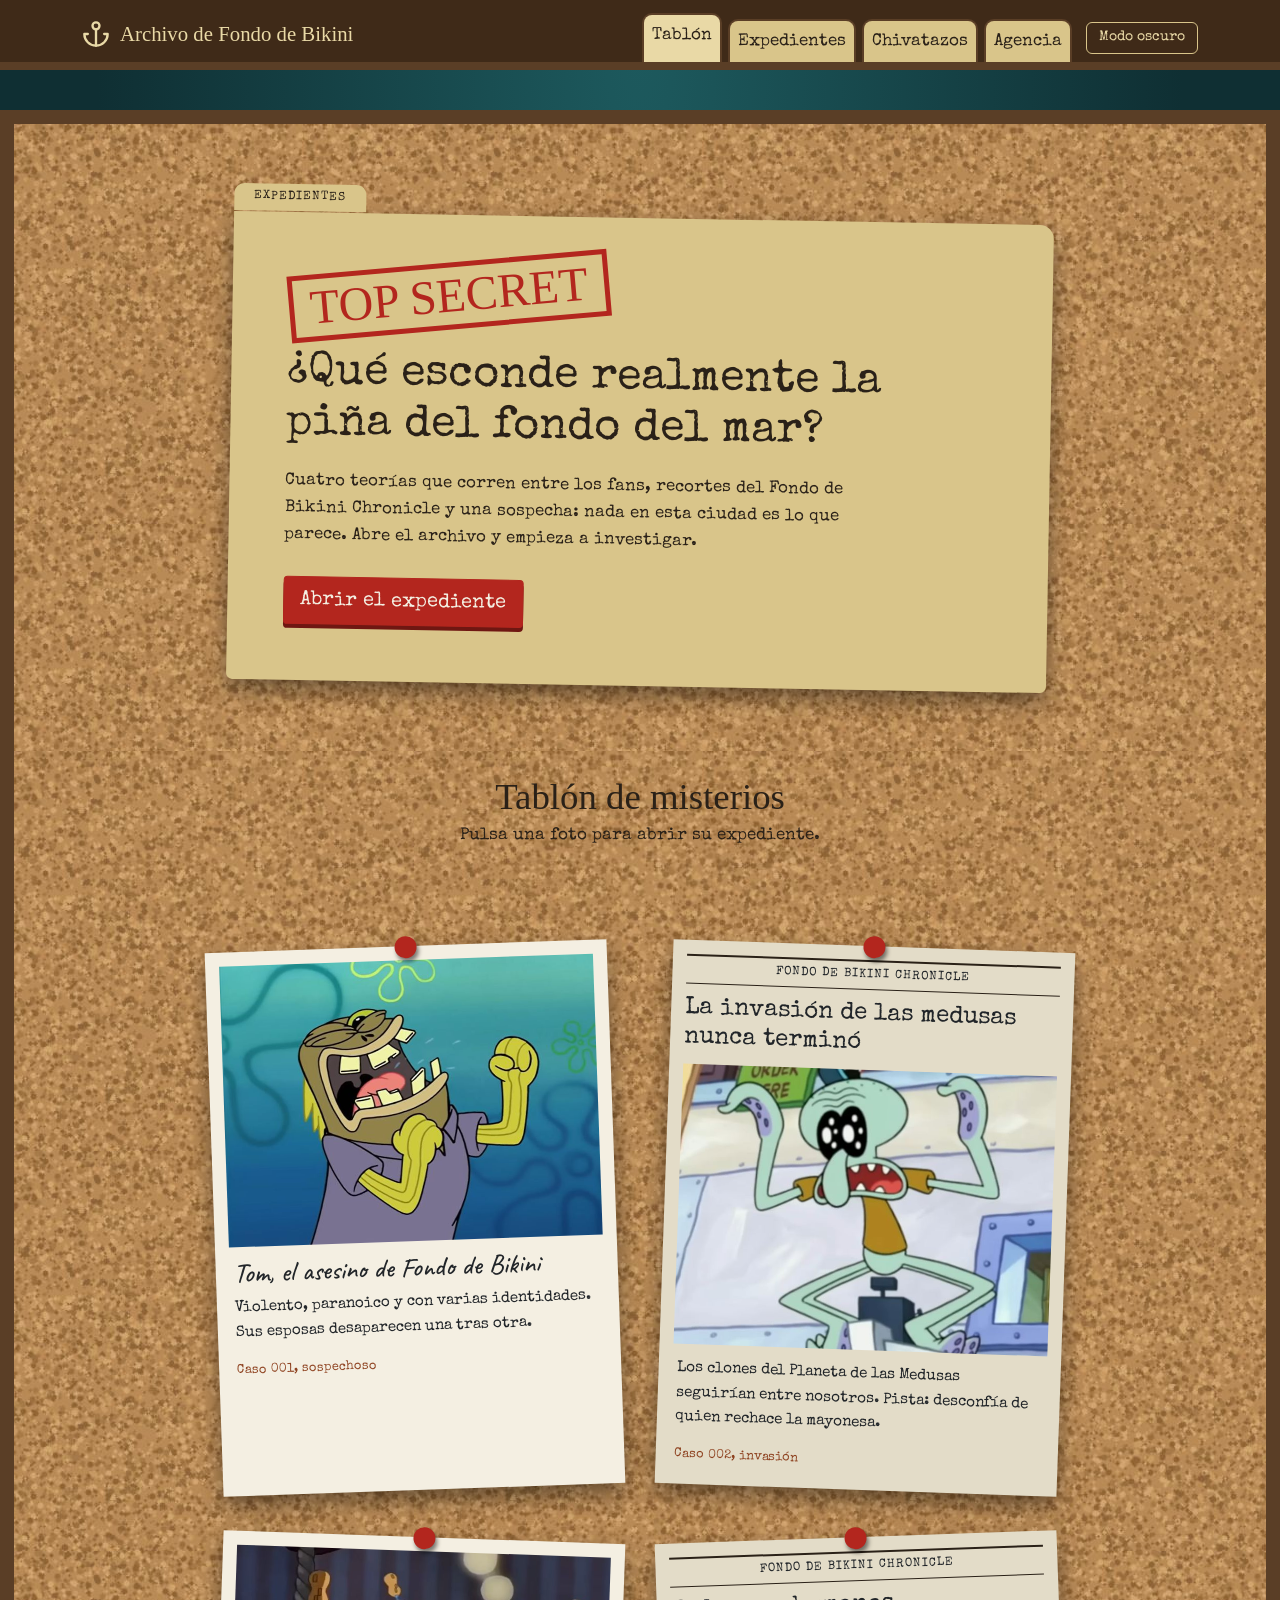
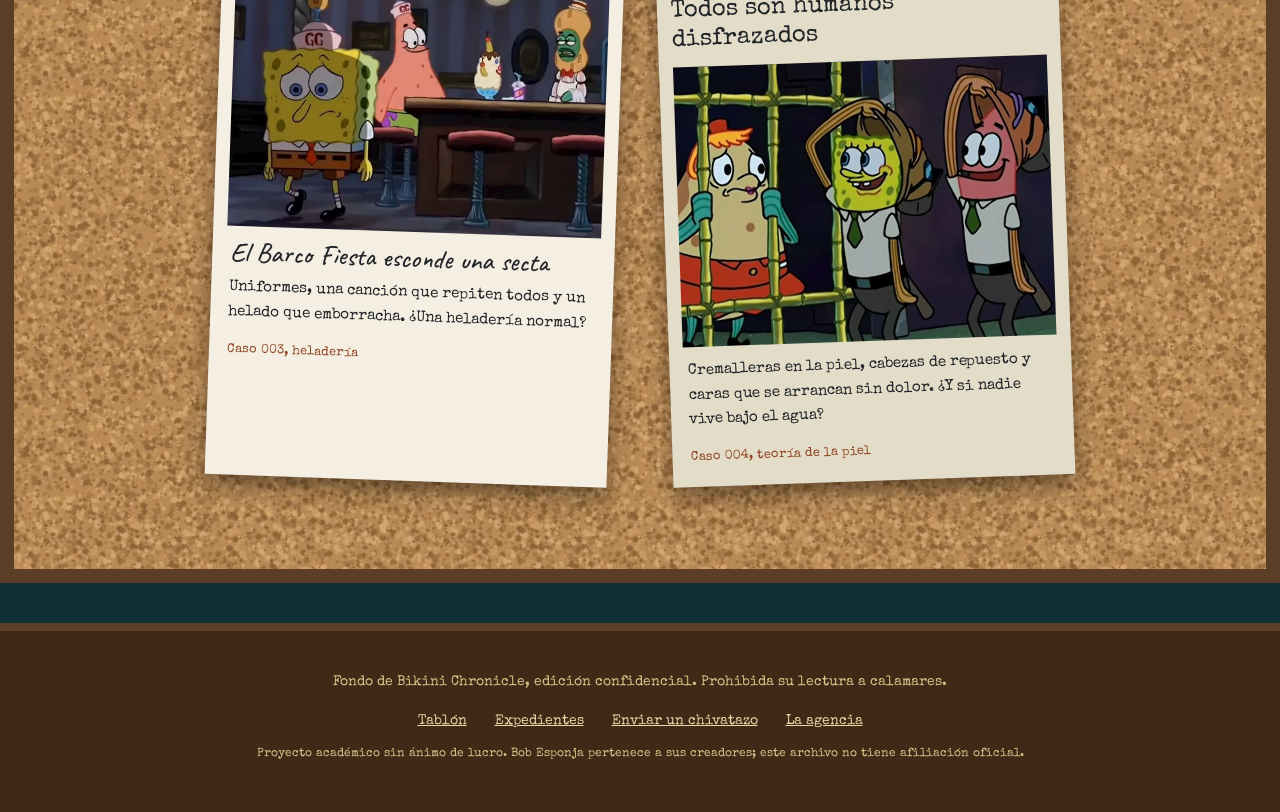
<file: index.html>
<!DOCTYPE html>
<html lang="es">

<head>
    <meta charset="UTF-8">
    <meta name="viewport" content="width=device-width, initial-scale=1">
    <meta name="description"
        content="Archivo secreto de la policía de Fondo de Bikini: cuatro teorías de fans de Bob Esponja.">
    <title>Archivo de Fondo de Bikini</title>

    <!--Bootstrap-->
    <link rel="stylesheet" href="https://cdn.jsdelivr.net/npm/bootstrap@5.3.3/dist/css/bootstrap.min.css">

    <link rel="stylesheet"
        href="https://fonts.googleapis.com/css2?family=Caveat:wght@700&family=Permanent+Marker&family=Special+Elite&display=swap">
    <link rel="stylesheet" href="css/styles.css">
    <style>
        body {
            background-color: #0f2f33;
            background-image: radial-gradient(ellipse at top, #1d5a5e 0%, #0f2f33 60%);
        }
    </style>

    <!--Modo oscuro-->
    <link rel="stylesheet" href="css/dark.css" id="dark-theme" disabled>
</head>

<body>

    <!--navbar de Bootstrap-->
    <nav class="navbar navbar-expand-lg navbar-archivo sticky-top">
        <div class="container">
            <a class="navbar-brand logo" href="index.html">
                <img src="img/ancla.svg" alt="" width="28" height="28">
                Archivo de Fondo de Bikini
            </a>

            <button class="navbar-toggler" type="button" data-bs-toggle="collapse" data-bs-target="#menu">
                <span class="navbar-toggler-icon"></span>
            </button>

            <div class="collapse navbar-collapse" id="menu">
                <ul class="navbar-nav ms-auto align-items-lg-end">
                    <li class="nav-item"><a class="nav-link pestana active" href="index.html">Tablón</a></li>
                    <li class="nav-item"><a class="nav-link pestana" href="index.html#misterios">Expedientes</a></li>
                    <li class="nav-item"><a class="nav-link pestana" href="chivatazos.html">Chivatazos</a></li>
                    <li class="nav-item"><a class="nav-link pestana" href="agencia.html">Agencia</a></li>
                    <li class="nav-item">
                        <button class="btn btn-tema" type="button" id="btn-theme">Modo oscuro</button>
                    </li>
                </ul>
            </div>
        </div>
    </nav>

    <main>
        <!--HERO-->
        <header id="inicio" class="tablon">
            <div class="container">
                <div class="carpeta">
                    <span class="carpeta-pestana">Expedientes</span>

                    <!-- Estilo en línea: gana al rotate(-3deg) de .sello en styles.css -->
                    <p class="sello" style="transform: rotate(-6deg);">Top secret</p>

                    <h1 class="titulo-carpeta">¿Qué esconde realmente la piña del fondo del mar?</h1>
                    <p class="texto-carpeta">
                        Cuatro teorías que corren entre los fans, recortes del Fondo de Bikini Chronicle y una sospecha:
                        nada en esta ciudad es lo que parece. Abre el archivo y empieza a investigar.
                    </p>
                    <a href="expediente-tom.html" class="btn btn-sello btn-lg">Abrir el expediente</a>
                </div>
            </div>
        </header>

        <!--TARJETAS-->
        <section id="misterios" class="tablon tablon-misterios">
            <div class="container">
                <h2 class="titulo-seccion">Tablón de misterios</h2>
                <p class="subtitulo-seccion">Pulsa una foto para abrir su expediente.</p>

                <!--1 columna en móvil y 2 desde tablet. stretched-link hace clicable toda la tarjeta-->
                <div class="row row-cols-1 row-cols-md-2 g-5 rejilla-misterios">

                    <div class="col">
                        <article class="card card-polaroid girada-izq">
                            <span class="chincheta"></span>
                            <img src="img/caso-tom.jpg" class="card-img-top" alt="Tom gritando con los puños en alto">
                            <div class="card-body">
                                <h3 class="card-title titulo-polaroid"><a href="expediente-tom.html"
                                        class="stretched-link enlace-expediente">Tom, el asesino de Fondo de Bikini</a>
                                </h3>
                                <p class="card-text">Violento, paranoico y con varias identidades. Sus esposas
                                    desaparecen una tras otra.</p>
                                <p class="caso">Caso 001, sospechoso</p>
                            </div>
                        </article>
                    </div>

                    <div class="col">
                        <article class="card card-recorte girada-der">
                            <span class="chincheta"></span>
                            <p class="cabecera-periodico">Fondo de Bikini Chronicle</p>
                            <h3 class="card-title titulo-recorte"><a href="expediente-medusas.html"
                                    class="stretched-link enlace-expediente">La invasión de las medusas nunca
                                    terminó</a></h3>
                            <img src="img/caso-medusas.jpg" class="card-img-top"
                                alt="Calamardo con los ojos negros de un clon">
                            <div class="card-body">
                                <p class="card-text">Los clones del Planeta de las Medusas seguirían entre nosotros.
                                    Pista: desconfía de quien rechace la mayonesa.</p>
                                <p class="caso">Caso 002, invasión</p>
                            </div>
                        </article>
                    </div>

                    <div class="col">
                        <article class="card card-polaroid girada-der">
                            <span class="chincheta"></span>
                            <img src="img/caso-barco-fiesta.jpg" class="card-img-top"
                                alt="Bob Esponja y Patricio en la heladería con gorros de cacahuate">
                            <div class="card-body">
                                <h3 class="card-title titulo-polaroid"><a href="expediente-barco-fiesta.html"
                                        class="stretched-link enlace-expediente">El Barco Fiesta esconde una secta</a>
                                </h3>
                                <p class="card-text">Uniformes, una canción que repiten todos y un helado que
                                    emborracha. ¿Una heladería normal?</p>
                                <p class="caso">Caso 003, heladería</p>
                            </div>
                        </article>
                    </div>

                    <div class="col">
                        <article class="card card-recorte girada-izq">
                            <span class="chincheta"></span>
                            <p class="cabecera-periodico">Fondo de Bikini Chronicle</p>
                            <h3 class="card-title titulo-recorte"><a href="expediente-piel.html"
                                    class="stretched-link enlace-expediente">Todos son humanos disfrazados</a></h3>
                            <img src="img/caso-piel.jpg" class="card-img-top"
                                alt="Bob Esponja y Patricio quitándose una máscara">
                            <div class="card-body">
                                <p class="card-text">Cremalleras en la piel, cabezas de repuesto y caras que se arrancan
                                    sin dolor. ¿Y si nadie vive bajo el agua?</p>
                                <p class="caso">Caso 004, teoría de la piel</p>
                            </div>
                        </article>
                    </div>

                </div>
            </div>
        </section>
    </main>

    <!--PIE DE PÁGINA-->
    <footer class="footer-archivo">
        <div class="container">
            <p>Fondo de Bikini Chronicle, edición confidencial. Prohibida su lectura a calamares.</p>
            <ul class="enlaces-footer">
                <li><a href="index.html">Tablón</a></li>
                <li><a href="index.html#misterios">Expedientes</a></li>
                <li><a href="chivatazos.html">Enviar un chivatazo</a></li>
                <li><a href="agencia.html">La agencia</a></li>
            </ul>
            <p class="aviso-legal">Proyecto académico sin ánimo de lucro. Bob Esponja pertenece a sus creadores; este
                archivo no tiene afiliación oficial.</p>
        </div>
    </footer>

    <!--Scripts de Bootstrap en el menú del móvil y modo oscuro-->
    <script src="https://cdn.jsdelivr.net/npm/bootstrap@5.3.3/dist/js/bootstrap.bundle.min.js"></script>
    <script src="js/tema.js"></script>
</body>

</html>
</file>
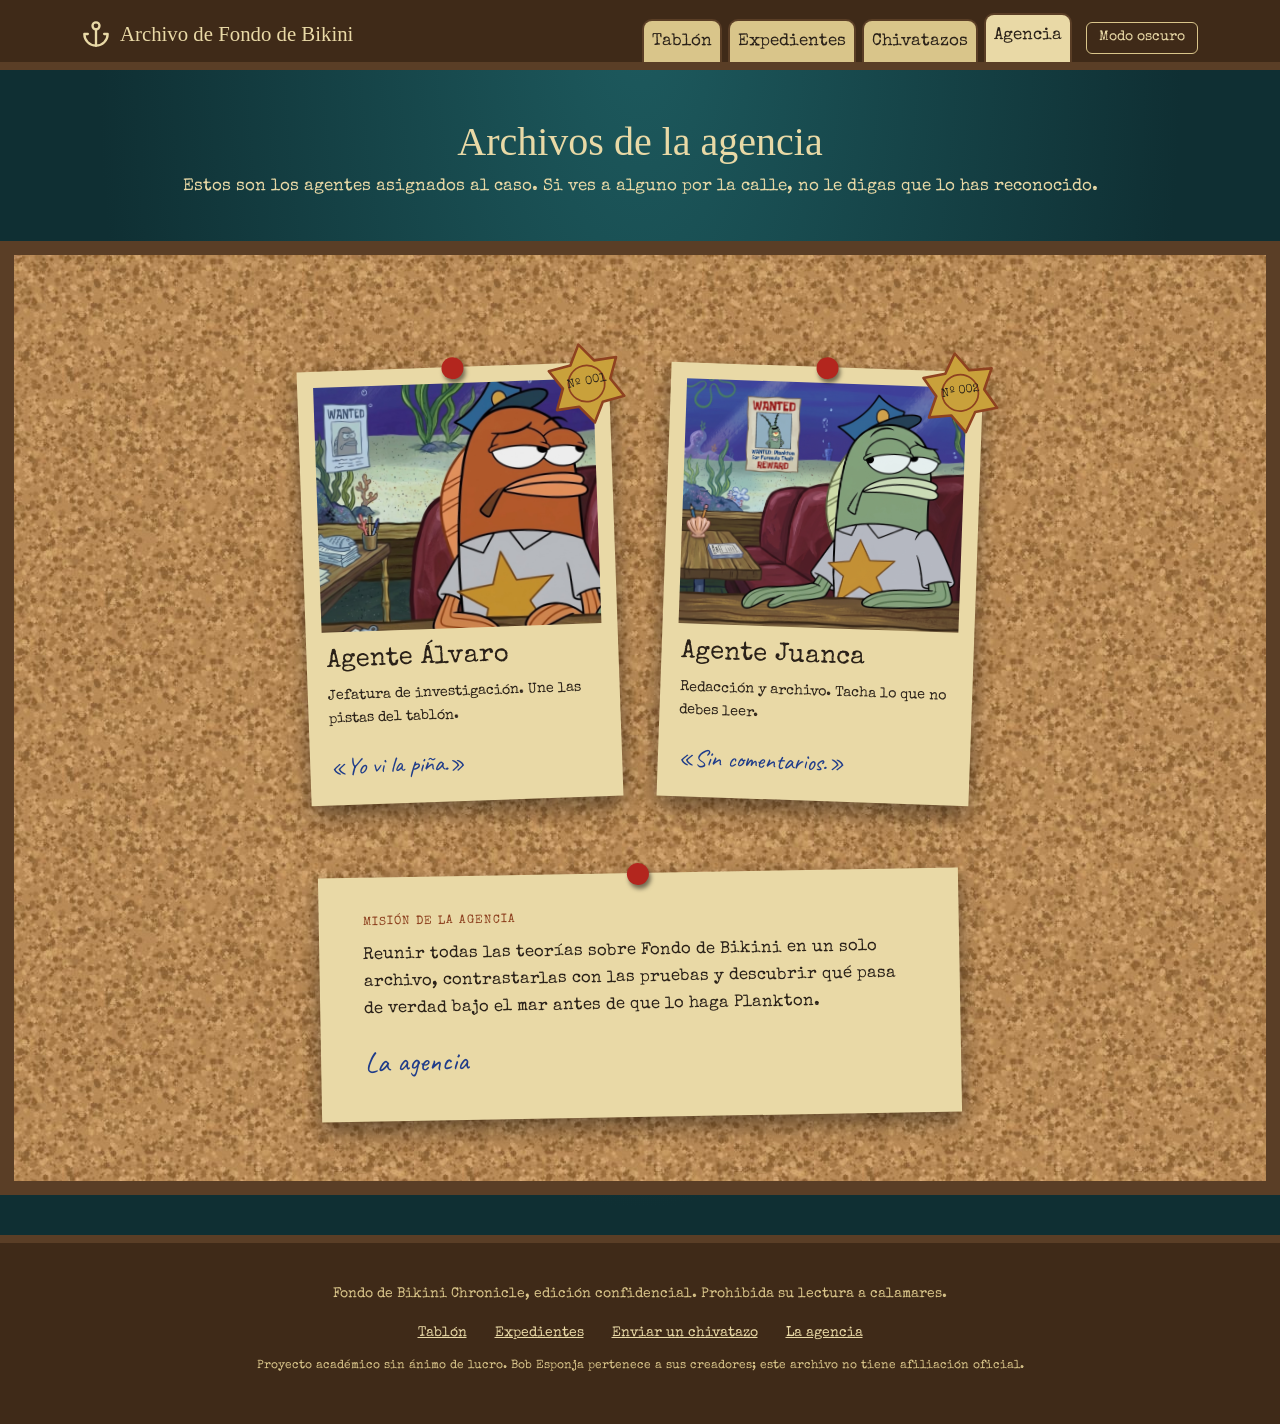
<file: agencia.html>
<!DOCTYPE html>
<html lang="es">

<head>
  <meta charset="UTF-8">
  <meta name="viewport" content="width=device-width, initial-scale=1">
  <meta name="description" content="Los agentes asignados al caso del archivo de Fondo de Bikini.">
  <title>Archivos de la agencia | Archivo de Fondo de Bikini</title>

  <link rel="stylesheet" href="https://cdn.jsdelivr.net/npm/bootstrap@5.3.3/dist/css/bootstrap.min.css">
  <link rel="stylesheet"
    href="https://fonts.googleapis.com/css2?family=Caveat:wght@700&family=Permanent+Marker&family=Special+Elite&display=swap">
  <link rel="stylesheet" href="css/styles.css">
  <style>
    body {
      background-color: #0f2f33;
      background-image: radial-gradient(ellipse at top, #1d5a5e 0%, #0f2f33 60%);
    }
  </style>

  <!--Modo oscuro desactivado al principio-->
  <link rel="stylesheet" href="css/dark.css" id="dark-theme" disabled>
</head>

<body>

  <!--navbar de Bootstrap-->
  <nav class="navbar navbar-expand-lg navbar-archivo sticky-top">
    <div class="container">
      <a class="navbar-brand logo" href="index.html">
        <img src="img/ancla.svg" alt="" width="28" height="28">
        Archivo de Fondo de Bikini
      </a>

      <button class="navbar-toggler" type="button" data-bs-toggle="collapse" data-bs-target="#menu">
        <span class="navbar-toggler-icon"></span>
      </button>

      <div class="collapse navbar-collapse" id="menu">
        <ul class="navbar-nav ms-auto align-items-lg-end">
          <li class="nav-item"><a class="nav-link pestana" href="index.html">Tablón</a></li>
          <li class="nav-item"><a class="nav-link pestana" href="index.html#misterios">Expedientes</a></li>
          <li class="nav-item"><a class="nav-link pestana" href="chivatazos.html">Chivatazos</a></li>
          <li class="nav-item"><a class="nav-link pestana active" href="agencia.html">Agencia</a></li>
          <li class="nav-item">
            <button class="btn btn-tema" type="button" id="btn-theme">Modo oscuro</button>
          </li>
        </ul>
      </div>
    </div>
  </nav>

  <main class="contenido-agencia">
    <div class="container">
      <h1 class="titulo-pagina">Archivos de la agencia</h1>
      <p class="subtitulo-pagina">Estos son los agentes asignados al caso. Si ves a alguno por la calle, no le digas que
        lo has reconocido.</p>
    </div>

    <!--Fichas de los agentes-->
    <section class="tablon tablon-agencia">
      <div class="container">
        <div class="row row-cols-1 row-cols-sm-2 g-5 rejilla-agentes">

          <div class="col">
            <article class="card ficha-agente girada-izq">
              <span class="chincheta"></span>
              <span class="placa">Nº 001</span>
              <img src="img/agente-alvaro.jpg" class="card-img-top"
                alt="Agente Álvaro, un pez policía naranja con gorra">
              <div class="card-body">
                <h2 class="card-title nombre-agente">Agente Álvaro</h2>
                <p class="card-text rol-agente">Jefatura de investigación. Une las pistas del tablón.</p>
                <p class="cita">«Yo vi la piña.»</p>
              </div>
            </article>
          </div>

          <div class="col">
            <article class="card ficha-agente girada-der">
              <span class="chincheta"></span>
              <span class="placa">Nº 002</span>
              <img src="img/agente-juanca.jpg" class="card-img-top" alt="Agente Juanca, un pez policía verde con gorra">
              <div class="card-body">
                <h2 class="card-title nombre-agente">Agente Juanca</h2>
                <p class="card-text rol-agente">Redacción y archivo. Tacha lo que no debes leer.</p>
                <p class="cita">«Sin comentarios.»</p>
              </div>
            </article>
          </div>

        </div>

        <div class="nota-mision">
          <span class="chincheta"></span>
          <p class="etiqueta-mision">Misión de la agencia</p>
          <p>Reunir todas las teorías sobre Fondo de Bikini en un solo archivo, contrastarlas con las pruebas y
            descubrir qué pasa de verdad bajo el mar antes de que lo haga Plankton.</p>
          <p class="firma-mision">La agencia</p>
        </div>
      </div>
    </section>
  </main>

  <!--PIE DE PÁGINA-->
  <footer class="footer-archivo">
    <div class="container">
      <p>Fondo de Bikini Chronicle, edición confidencial. Prohibida su lectura a calamares.</p>
      <ul class="enlaces-footer">
        <li><a href="index.html">Tablón</a></li>
        <li><a href="index.html#misterios">Expedientes</a></li>
        <li><a href="chivatazos.html">Enviar un chivatazo</a></li>
        <li><a href="agencia.html">La agencia</a></li>
      </ul>
      <p class="aviso-legal">Proyecto académico sin ánimo de lucro. Bob Esponja pertenece a sus creadores; este archivo
        no tiene afiliación oficial.</p>
    </div>
  </footer>

  <!--Scripts de Bootstrap en el menú del móvil y modo oscuro-->
  <script src="https://cdn.jsdelivr.net/npm/bootstrap@5.3.3/dist/js/bootstrap.bundle.min.js"></script>
  <script src="js/tema.js"></script>
</body>

</html>
</file>
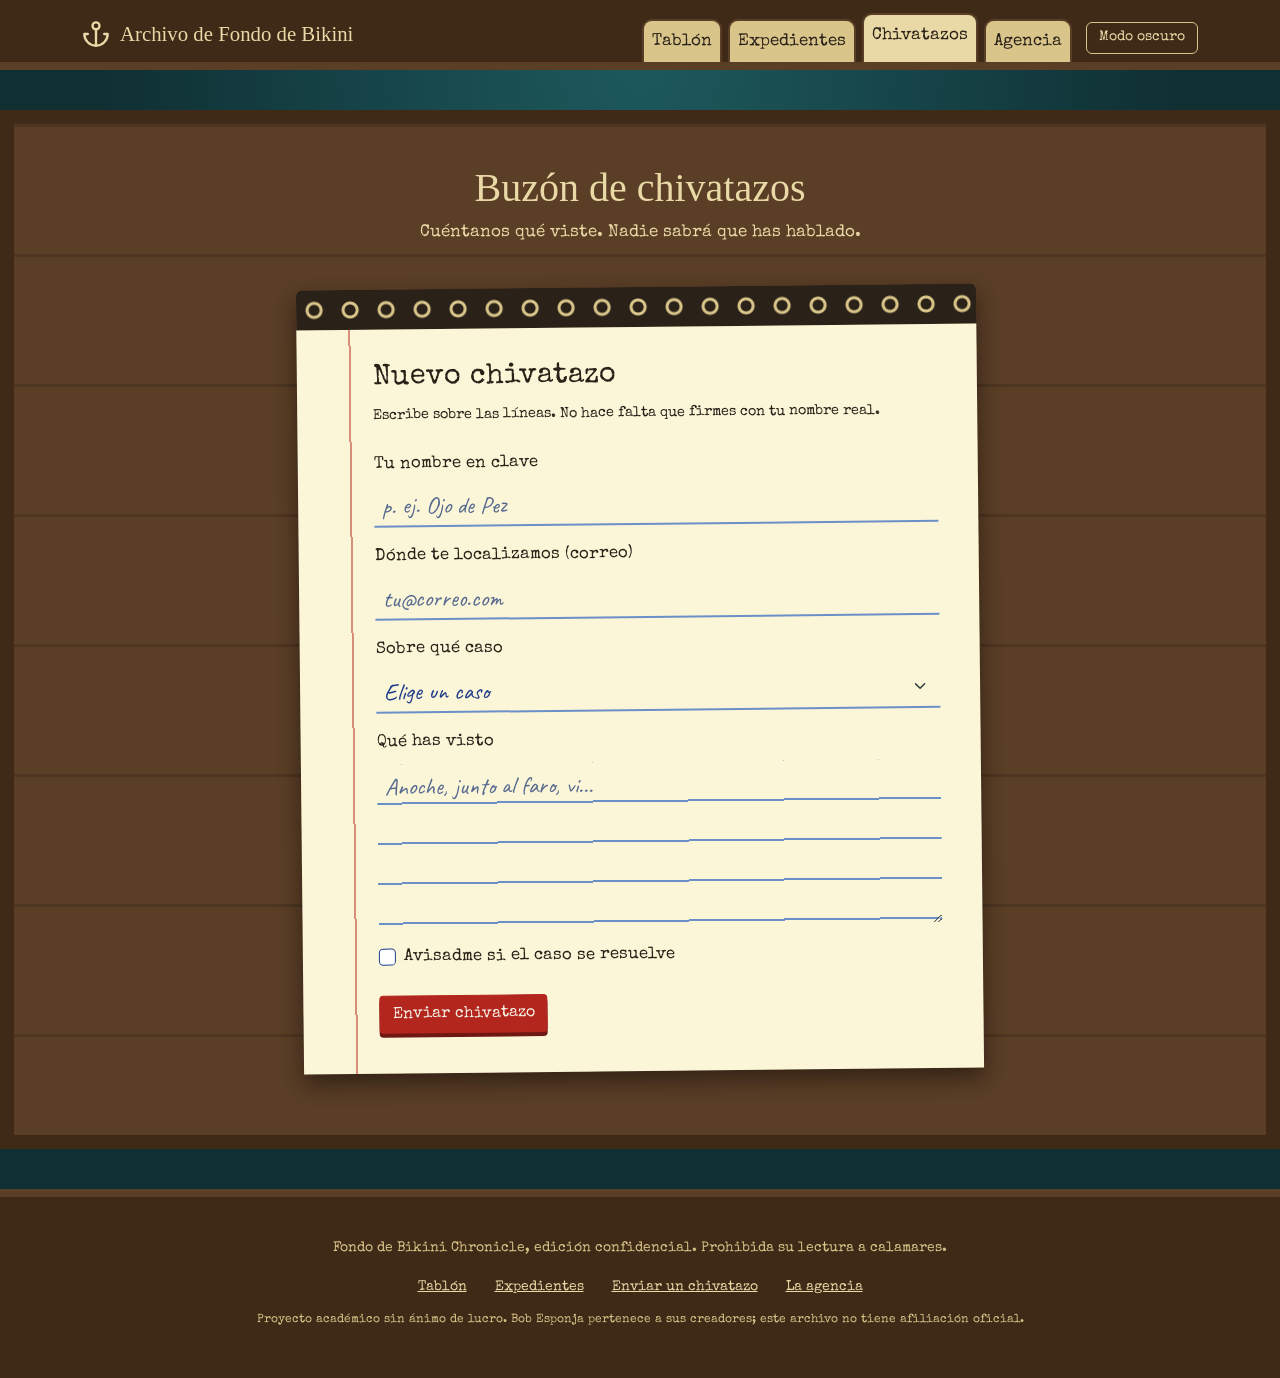
<file: chivatazos.html>
<!DOCTYPE html>
<html lang="es">

<head>
  <meta charset="UTF-8">
  <meta name="viewport" content="width=device-width, initial-scale=1">
  <meta name="description" content="Envía un chivatazo a la policía de Fondo de Bikini.">
  <title>Buzón de chivatazos | Archivo de Fondo de Bikini</title>

  <link rel="stylesheet" href="https://cdn.jsdelivr.net/npm/bootstrap@5.3.3/dist/css/bootstrap.min.css">
  <link rel="stylesheet"
    href="https://fonts.googleapis.com/css2?family=Caveat:wght@700&family=Permanent+Marker&family=Special+Elite&display=swap">
  <link rel="stylesheet" href="css/styles.css">
  <style>
    body {
      background-color: #0f2f33;
      background-image: radial-gradient(ellipse at top, #1d5a5e 0%, #0f2f33 60%);
    }
  </style>

  <!--Modo oscuro desactivado al principio-->
  <link rel="stylesheet" href="css/dark.css" id="dark-theme" disabled>
</head>

<body>

  <!--navbar de Bootstrap-->
  <nav class="navbar navbar-expand-lg navbar-archivo sticky-top">
    <div class="container">
      <a class="navbar-brand logo" href="index.html">
        <img src="img/ancla.svg" alt="" width="28" height="28">
        Archivo de Fondo de Bikini
      </a>

      <button class="navbar-toggler" type="button" data-bs-toggle="collapse" data-bs-target="#menu">
        <span class="navbar-toggler-icon"></span>
      </button>

      <div class="collapse navbar-collapse" id="menu">
        <ul class="navbar-nav ms-auto align-items-lg-end">
          <li class="nav-item"><a class="nav-link pestana" href="index.html">Tablón</a></li>
          <li class="nav-item"><a class="nav-link pestana" href="index.html#misterios">Expedientes</a></li>
          <li class="nav-item"><a class="nav-link pestana active" href="chivatazos.html">Chivatazos</a></li>
          <li class="nav-item"><a class="nav-link pestana" href="agencia.html">Agencia</a></li>
          <li class="nav-item">
            <button class="btn btn-tema" type="button" id="btn-theme">Modo oscuro</button>
          </li>
        </ul>
      </div>
    </div>
  </nav>

  <main class="mesa">
    <div class="container">
      <h1 class="titulo-pagina">Buzón de chivatazos</h1>
      <p class="subtitulo-pagina">Cuéntanos qué viste. Nadie sabrá que has hablado.</p>

      <!--FORMULARIO-->
      <div class="libreta">
        <div class="libreta-espiral"></div>

        <form class="libreta-hoja">
          <h2 class="titulo-libreta">Nuevo chivatazo</h2>
          <p class="ayuda-libreta">Escribe sobre las líneas. No hace falta que firmes con tu nombre real.</p>

          <div class="mb-3">
            <label for="nombre" class="form-label">Tu nombre en clave</label>
            <input type="text" class="form-control campo-libreta" id="nombre" name="nombre"
              placeholder="p. ej. Ojo de Pez" required>
          </div>

          <div class="mb-3">
            <label for="correo" class="form-label">Dónde te localizamos (correo)</label>
            <input type="email" class="form-control campo-libreta" id="correo" name="correo" placeholder="tu@correo.com"
              required>
          </div>

          <div class="mb-3">
            <label for="caso" class="form-label">Sobre qué caso</label>
            <select class="form-select campo-libreta" id="caso" name="caso" required>
              <option value="">Elige un caso</option>
              <option value="001">Caso 001, Tom, el asesino</option>
              <option value="002">Caso 002, la invasión de las medusas</option>
              <option value="003">Caso 003, el Barco Fiesta</option>
              <option value="004">Caso 004, la teoría de la piel</option>
              <option value="otro">Otro caso</option>
            </select>
          </div>

          <div class="mb-3">
            <label for="mensaje" class="form-label">Qué has visto</label>
            <textarea class="form-control campo-libreta" id="mensaje" name="mensaje" rows="4"
              placeholder="Anoche, junto al faro, vi..." required></textarea>
          </div>

          <div class="form-check mb-4">
            <input class="form-check-input" type="checkbox" id="avisar" name="avisar">
            <label class="form-check-label" for="avisar">Avisadme si el caso se resuelve</label>
          </div>

          <button type="submit" class="btn btn-sello">Enviar chivatazo</button>
        </form>
      </div>
    </div>
  </main>

  <!--PIE DE PÁGINA-->
  <footer class="footer-archivo">
    <div class="container">
      <p>Fondo de Bikini Chronicle, edición confidencial. Prohibida su lectura a calamares.</p>
      <ul class="enlaces-footer">
        <li><a href="index.html">Tablón</a></li>
        <li><a href="index.html#misterios">Expedientes</a></li>
        <li><a href="chivatazos.html">Enviar un chivatazo</a></li>
        <li><a href="agencia.html">La agencia</a></li>
      </ul>
      <p class="aviso-legal">Proyecto académico sin ánimo de lucro. Bob Esponja pertenece a sus creadores; este archivo
        no tiene afiliación oficial.</p>
    </div>
  </footer>

  <!--Scripts de Bootstrap en el menú del móvil y modo oscuro-->
  <script src="https://cdn.jsdelivr.net/npm/bootstrap@5.3.3/dist/js/bootstrap.bundle.min.js"></script>
  <script src="js/tema.js"></script>
</body>

</html>
</file>
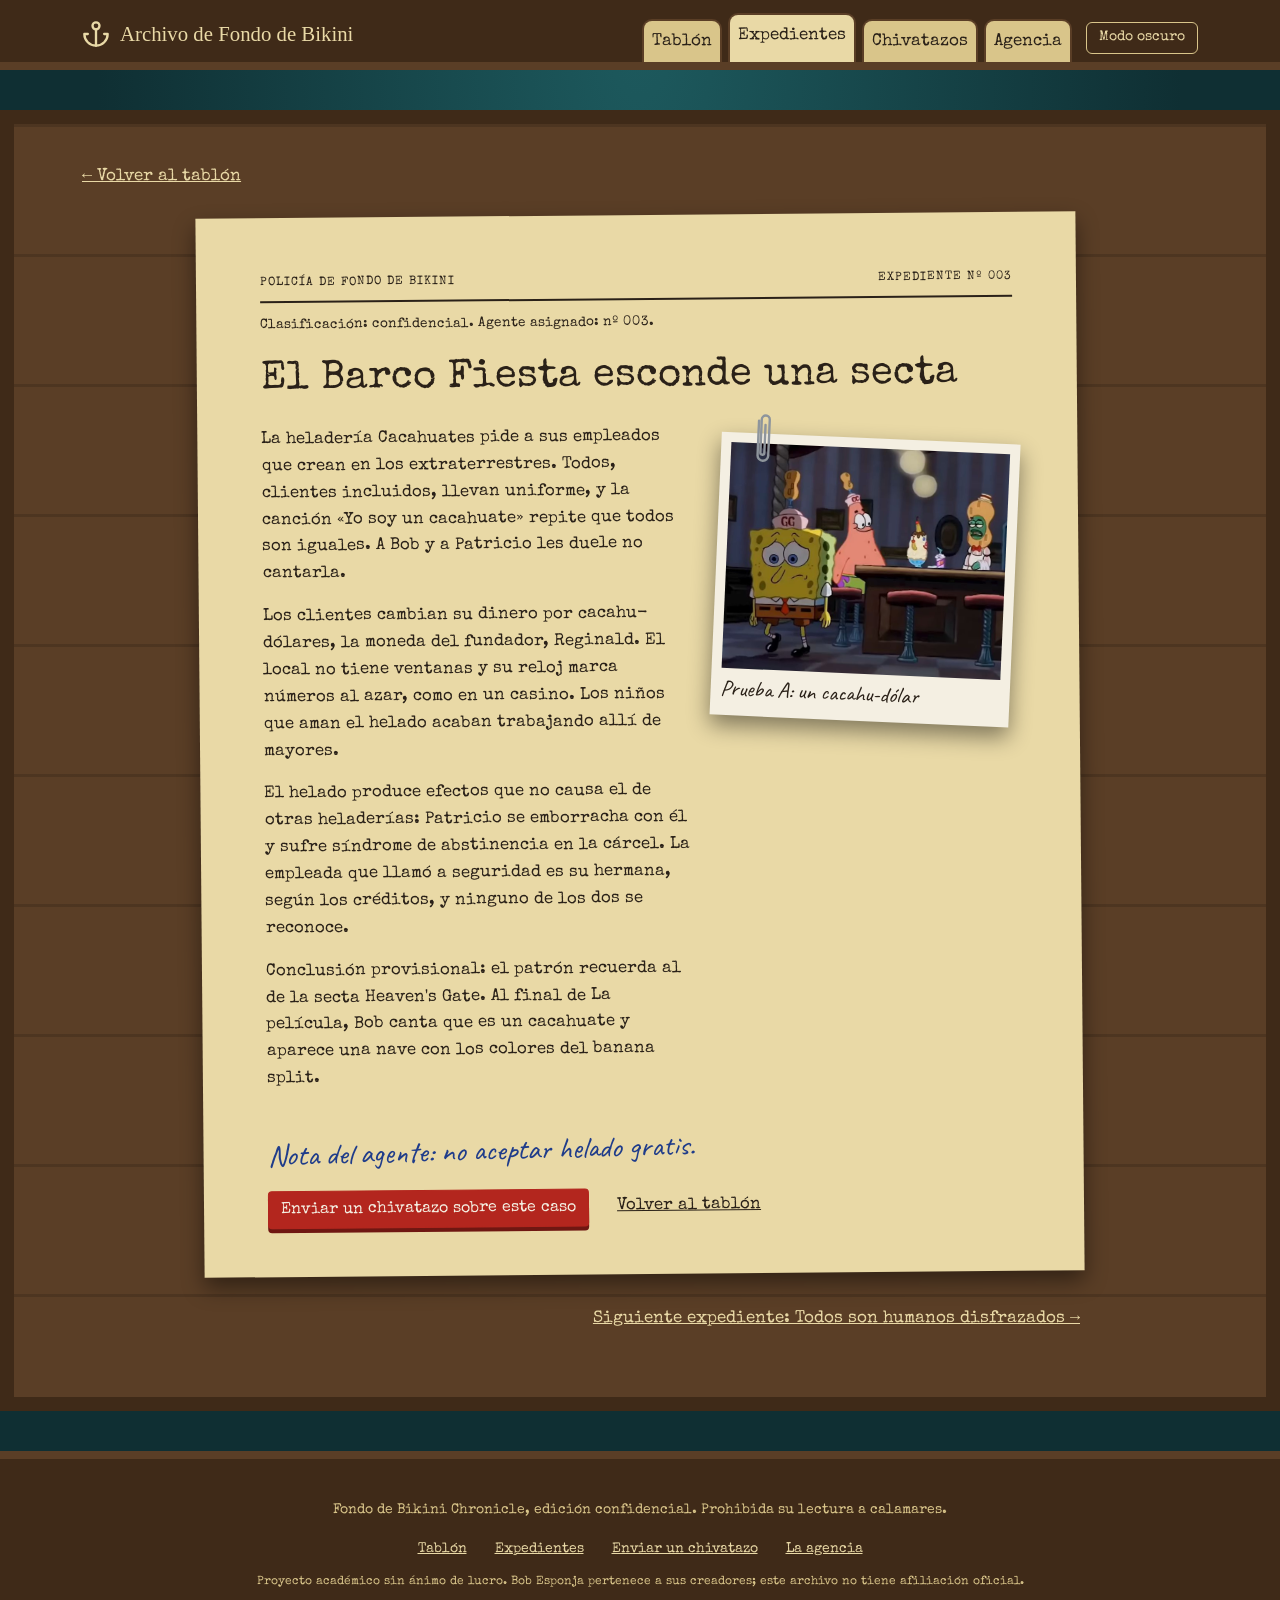
<file: expediente-barco-fiesta.html>
<!DOCTYPE html>
<html lang="es">

<head>
  <meta charset="UTF-8">
  <meta name="viewport" content="width=device-width, initial-scale=1">
  <meta name="description" content="Expediente 003 del archivo de Fondo de Bikini: El Barco Fiesta esconde una secta.">
  <title>Expediente 003: El Barco Fiesta esconde una secta | Archivo de Fondo de Bikini</title>

  <link rel="stylesheet" href="https://cdn.jsdelivr.net/npm/bootstrap@5.3.3/dist/css/bootstrap.min.css">
  <link rel="stylesheet"
    href="https://fonts.googleapis.com/css2?family=Caveat:wght@700&family=Permanent+Marker&family=Special+Elite&display=swap">
  <link rel="stylesheet" href="css/styles.css">
  <style>
    body {
      background-color: #0f2f33;
      background-image: radial-gradient(ellipse at top, #1d5a5e 0%, #0f2f33 60%);
    }
  </style>

  <!--Modo oscuro desactivado al principio-->
  <link rel="stylesheet" href="css/dark.css" id="dark-theme" disabled>
</head>

<body>

  <!--navbar de Bootstrap)-->
  <nav class="navbar navbar-expand-lg navbar-archivo sticky-top">
    <div class="container">
      <a class="navbar-brand logo" href="index.html">
        <img src="img/ancla.svg" alt="" width="28" height="28">
        Archivo de Fondo de Bikini
      </a>

      <button class="navbar-toggler" type="button" data-bs-toggle="collapse" data-bs-target="#menu">
        <span class="navbar-toggler-icon"></span>
      </button>

      <div class="collapse navbar-collapse" id="menu">
        <ul class="navbar-nav ms-auto align-items-lg-end">
          <li class="nav-item"><a class="nav-link pestana" href="index.html">Tablón</a></li>
          <li class="nav-item"><a class="nav-link pestana active" href="index.html#misterios">Expedientes</a></li>
          <li class="nav-item"><a class="nav-link pestana" href="chivatazos.html">Chivatazos</a></li>
          <li class="nav-item"><a class="nav-link pestana" href="agencia.html">Agencia</a></li>
          <li class="nav-item">
            <button class="btn btn-tema" type="button" id="btn-theme">Modo oscuro</button>
          </li>
        </ul>
      </div>
    </div>
  </nav>

  <main class="mesa">
    <div class="container">
      <a href="index.html#misterios" class="volver">← Volver al tablón</a>

      <article class="folio">
        <div class="folio-cabecera">
          <span>Policía de Fondo de Bikini</span>
          <span>Expediente nº 003</span>
        </div>
        <p class="folio-meta">Clasificación: confidencial. Agente asignado: nº 003.</p>
        <h1 class="titulo-folio">El Barco Fiesta esconde una secta</h1>

        <!--Grid: texto y foto (en móvil, una debajo de otra)-->
        <div class="row g-4">
          <div class="col-md-7 texto-folio">
            <p>La heladería Cacahuates pide a sus empleados que crean en los extraterrestres. Todos, clientes incluidos,
              llevan uniforme, y la canción «Yo soy un cacahuate» repite que todos son iguales. A Bob y a Patricio les
              duele no cantarla.</p>
            <p>Los clientes cambian su dinero por cacahu-dólares, la moneda del fundador, Reginald. El local no tiene
              ventanas y su reloj marca números al azar, como en un casino. Los niños que aman el helado acaban
              trabajando allí de mayores.</p>
            <p>El helado produce efectos que no causa el de otras heladerías: Patricio se emborracha con él y sufre
              síndrome de abstinencia en la cárcel. La empleada que llamó a seguridad es su hermana, según los créditos,
              y ninguno de los dos se reconoce.</p>
            <p>Conclusión provisional: el patrón recuerda al de la secta Heaven's Gate. Al final de La película, Bob
              canta que es un cacahuate y aparece una nave con los colores del banana split.</p>
          </div>
          <div class="col-md-5">
            <figure class="prueba">
              <span class="clip"></span>
              <img src="img/caso-barco-fiesta.jpg" alt="Bob Esponja y Patricio en la heladería con gorros de cacahuate">
              <figcaption>Prueba A: un cacahu-dólar</figcaption>
            </figure>
          </div>
        </div>

        <p class="nota-agente">Nota del agente: no aceptar helado gratis.</p>

        <div class="acciones">
          <a href="chivatazos.html" class="btn btn-sello">Enviar un chivatazo sobre este caso</a>
          <a href="index.html#misterios">Volver al tablón</a>
        </div>
      </article>

      <nav class="otros-expedientes">
        <a href="expediente-piel.html">Siguiente expediente: Todos son humanos disfrazados →</a>
      </nav>
    </div>
  </main>

  <!--PIE DE PÁGINA-->
  <footer class="footer-archivo">
    <div class="container">
      <p>Fondo de Bikini Chronicle, edición confidencial. Prohibida su lectura a calamares.</p>
      <ul class="enlaces-footer">
        <li><a href="index.html">Tablón</a></li>
        <li><a href="index.html#misterios">Expedientes</a></li>
        <li><a href="chivatazos.html">Enviar un chivatazo</a></li>
        <li><a href="agencia.html">La agencia</a></li>
      </ul>
      <p class="aviso-legal">Proyecto académico sin ánimo de lucro. Bob Esponja pertenece a sus creadores; este archivo
        no tiene afiliación oficial.</p>
    </div>
  </footer>

  <!--Scripts de Bootstrap en el menú del móvil y modo oscuro-->
  <script src="https://cdn.jsdelivr.net/npm/bootstrap@5.3.3/dist/js/bootstrap.bundle.min.js"></script>
  <script src="js/tema.js"></script>
</body>

</html>
</file>
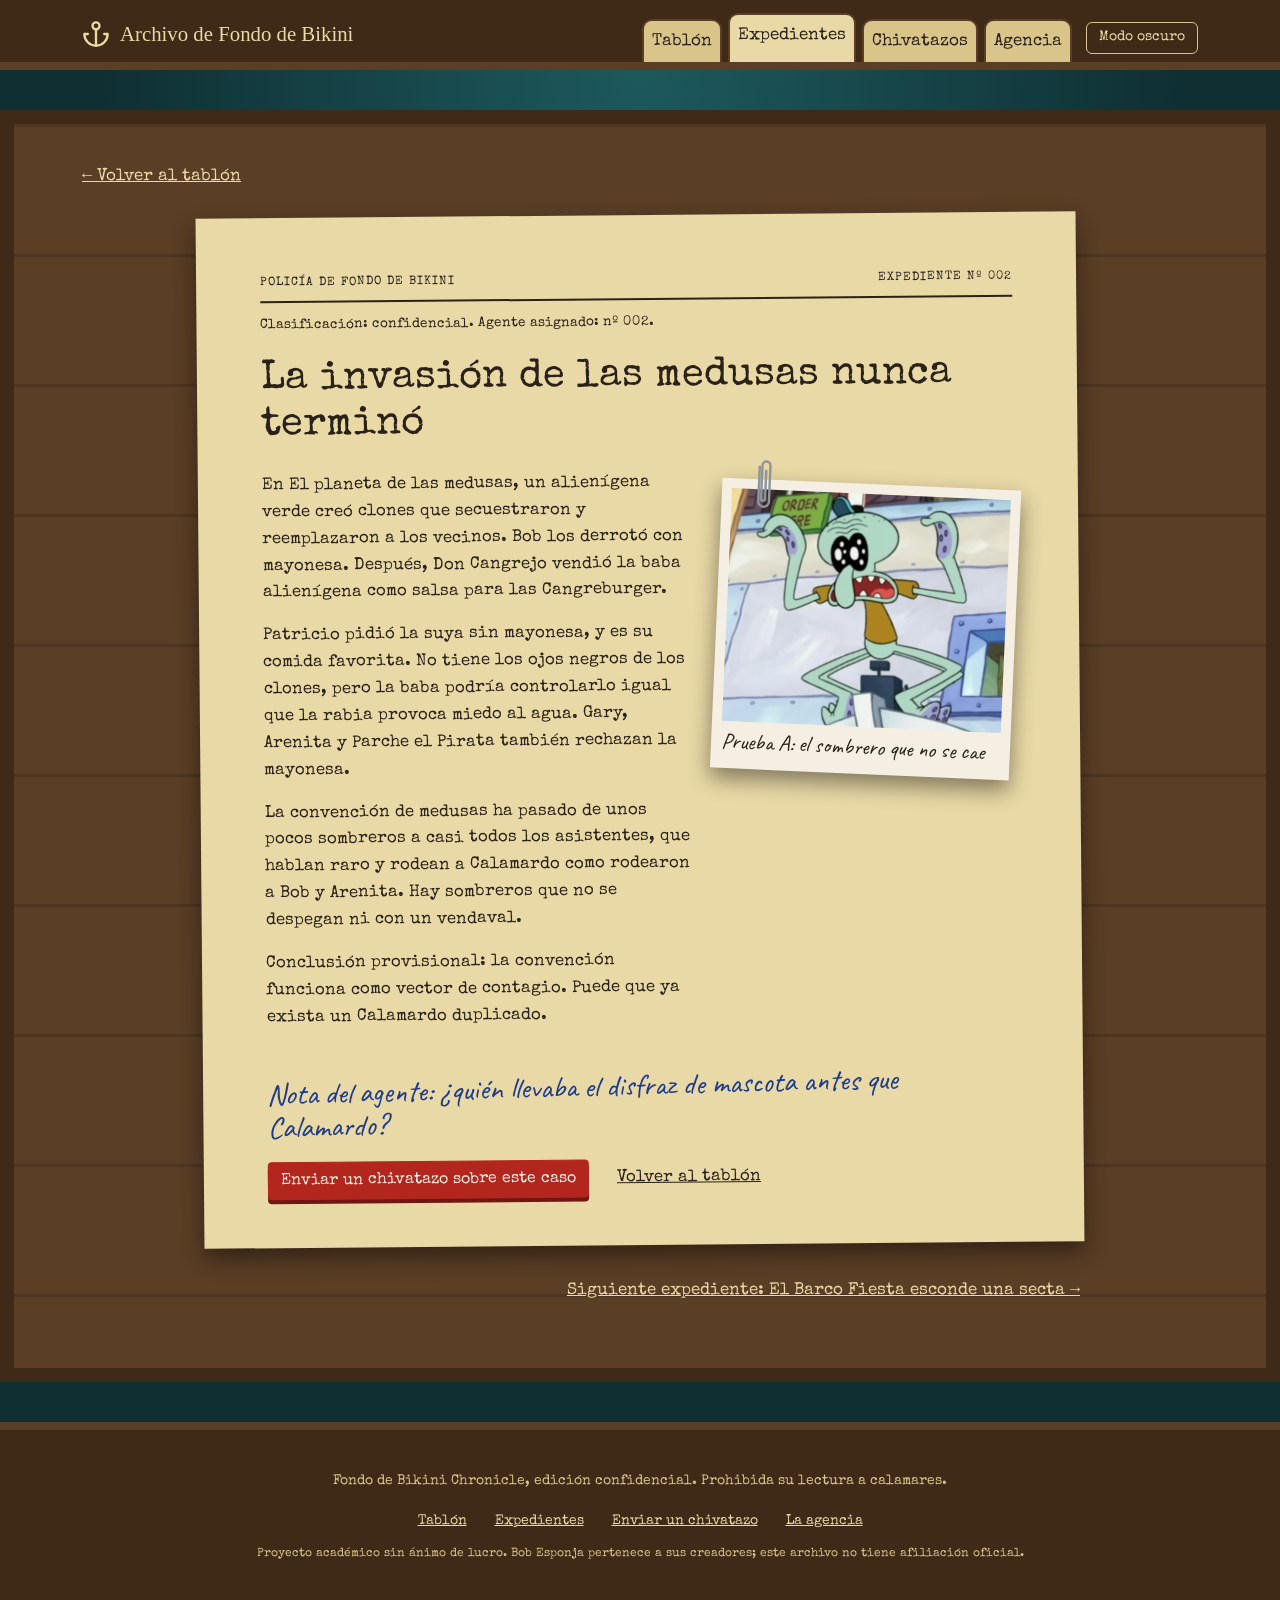
<file: expediente-medusas.html>
<!DOCTYPE html>
<html lang="es">

<head>
  <meta charset="UTF-8">
  <meta name="viewport" content="width=device-width, initial-scale=1">
  <meta name="description"
    content="Expediente 002 del archivo de Fondo de Bikini: La invasión de las medusas nunca terminó.">
  <title>Expediente 002: La invasión de las medusas nunca terminó | Archivo de Fondo de Bikini</title>

  <link rel="stylesheet" href="https://cdn.jsdelivr.net/npm/bootstrap@5.3.3/dist/css/bootstrap.min.css">
  <link rel="stylesheet"
    href="https://fonts.googleapis.com/css2?family=Caveat:wght@700&family=Permanent+Marker&family=Special+Elite&display=swap">
  <link rel="stylesheet" href="css/styles.css">
  <style>
    body {
      background-color: #0f2f33;
      background-image: radial-gradient(ellipse at top, #1d5a5e 0%, #0f2f33 60%);
    }
  </style>

  <!--Modo oscuro desactivado al principio-->
  <link rel="stylesheet" href="css/dark.css" id="dark-theme" disabled>
</head>

<body>

  <!--navbar de Bootstrap-->
  <nav class="navbar navbar-expand-lg navbar-archivo sticky-top">
    <div class="container">
      <a class="navbar-brand logo" href="index.html">
        <img src="img/ancla.svg" alt="" width="28" height="28">
        Archivo de Fondo de Bikini
      </a>

      <button class="navbar-toggler" type="button" data-bs-toggle="collapse" data-bs-target="#menu">
        <span class="navbar-toggler-icon"></span>
      </button>

      <div class="collapse navbar-collapse" id="menu">
        <ul class="navbar-nav ms-auto align-items-lg-end">
          <li class="nav-item"><a class="nav-link pestana" href="index.html">Tablón</a></li>
          <li class="nav-item"><a class="nav-link pestana active" href="index.html#misterios">Expedientes</a></li>
          <li class="nav-item"><a class="nav-link pestana" href="chivatazos.html">Chivatazos</a></li>
          <li class="nav-item"><a class="nav-link pestana" href="agencia.html">Agencia</a></li>
          <li class="nav-item">
            <button class="btn btn-tema" type="button" id="btn-theme">Modo oscuro</button>
          </li>
        </ul>
      </div>
    </div>
  </nav>

  <main class="mesa">
    <div class="container">
      <a href="index.html#misterios" class="volver">← Volver al tablón</a>

      <article class="folio">
        <div class="folio-cabecera">
          <span>Policía de Fondo de Bikini</span>
          <span>Expediente nº 002</span>
        </div>
        <p class="folio-meta">Clasificación: confidencial. Agente asignado: nº 002.</p>
        <h1 class="titulo-folio">La invasión de las medusas nunca terminó</h1>

        <!--Grid: texto y foto (en móvil, una debajo de otra)-->
        <div class="row g-4">
          <div class="col-md-7 texto-folio">
            <p>En El planeta de las medusas, un alienígena verde creó clones que secuestraron y reemplazaron a los
              vecinos. Bob los derrotó con mayonesa. Después, Don Cangrejo vendió la baba alienígena como salsa para las
              Cangreburger.</p>
            <p>Patricio pidió la suya sin mayonesa, y es su comida favorita. No tiene los ojos negros de los clones,
              pero la baba podría controlarlo igual que la rabia provoca miedo al agua. Gary, Arenita y Parche el Pirata
              también rechazan la mayonesa.</p>
            <p>La convención de medusas ha pasado de unos pocos sombreros a casi todos los asistentes, que hablan raro y
              rodean a Calamardo como rodearon a Bob y Arenita. Hay sombreros que no se despegan ni con un vendaval.</p>
            <p>Conclusión provisional: la convención funciona como vector de contagio. Puede que ya exista un Calamardo
              duplicado.</p>
          </div>
          <div class="col-md-5">
            <figure class="prueba">
              <span class="clip"></span>
              <img src="img/caso-medusas.jpg" alt="Calamardo con los ojos negros de un clon">
              <figcaption>Prueba A: el sombrero que no se cae</figcaption>
            </figure>
          </div>
        </div>

        <p class="nota-agente">Nota del agente: ¿quién llevaba el disfraz de mascota antes que Calamardo?</p>

        <div class="acciones">
          <a href="chivatazos.html" class="btn btn-sello">Enviar un chivatazo sobre este caso</a>
          <a href="index.html#misterios">Volver al tablón</a>
        </div>
      </article>

      <nav class="otros-expedientes">
        <a href="expediente-barco-fiesta.html">Siguiente expediente: El Barco Fiesta esconde una secta →</a>
      </nav>
    </div>
  </main>

  <!--PIE DE PÁGINA-->
  <footer class="footer-archivo">
    <div class="container">
      <p>Fondo de Bikini Chronicle, edición confidencial. Prohibida su lectura a calamares.</p>
      <ul class="enlaces-footer">
        <li><a href="index.html">Tablón</a></li>
        <li><a href="index.html#misterios">Expedientes</a></li>
        <li><a href="chivatazos.html">Enviar un chivatazo</a></li>
        <li><a href="agencia.html">La agencia</a></li>
      </ul>
      <p class="aviso-legal">Proyecto académico sin ánimo de lucro. Bob Esponja pertenece a sus creadores; este archivo
        no tiene afiliación oficial.</p>
    </div>
  </footer>

  <!--Scripts de Bootstrap en el menú del móvil y modo oscuro-->
  <script src="https://cdn.jsdelivr.net/npm/bootstrap@5.3.3/dist/js/bootstrap.bundle.min.js"></script>
  <script src="js/tema.js"></script>
</body>

</html>
</file>
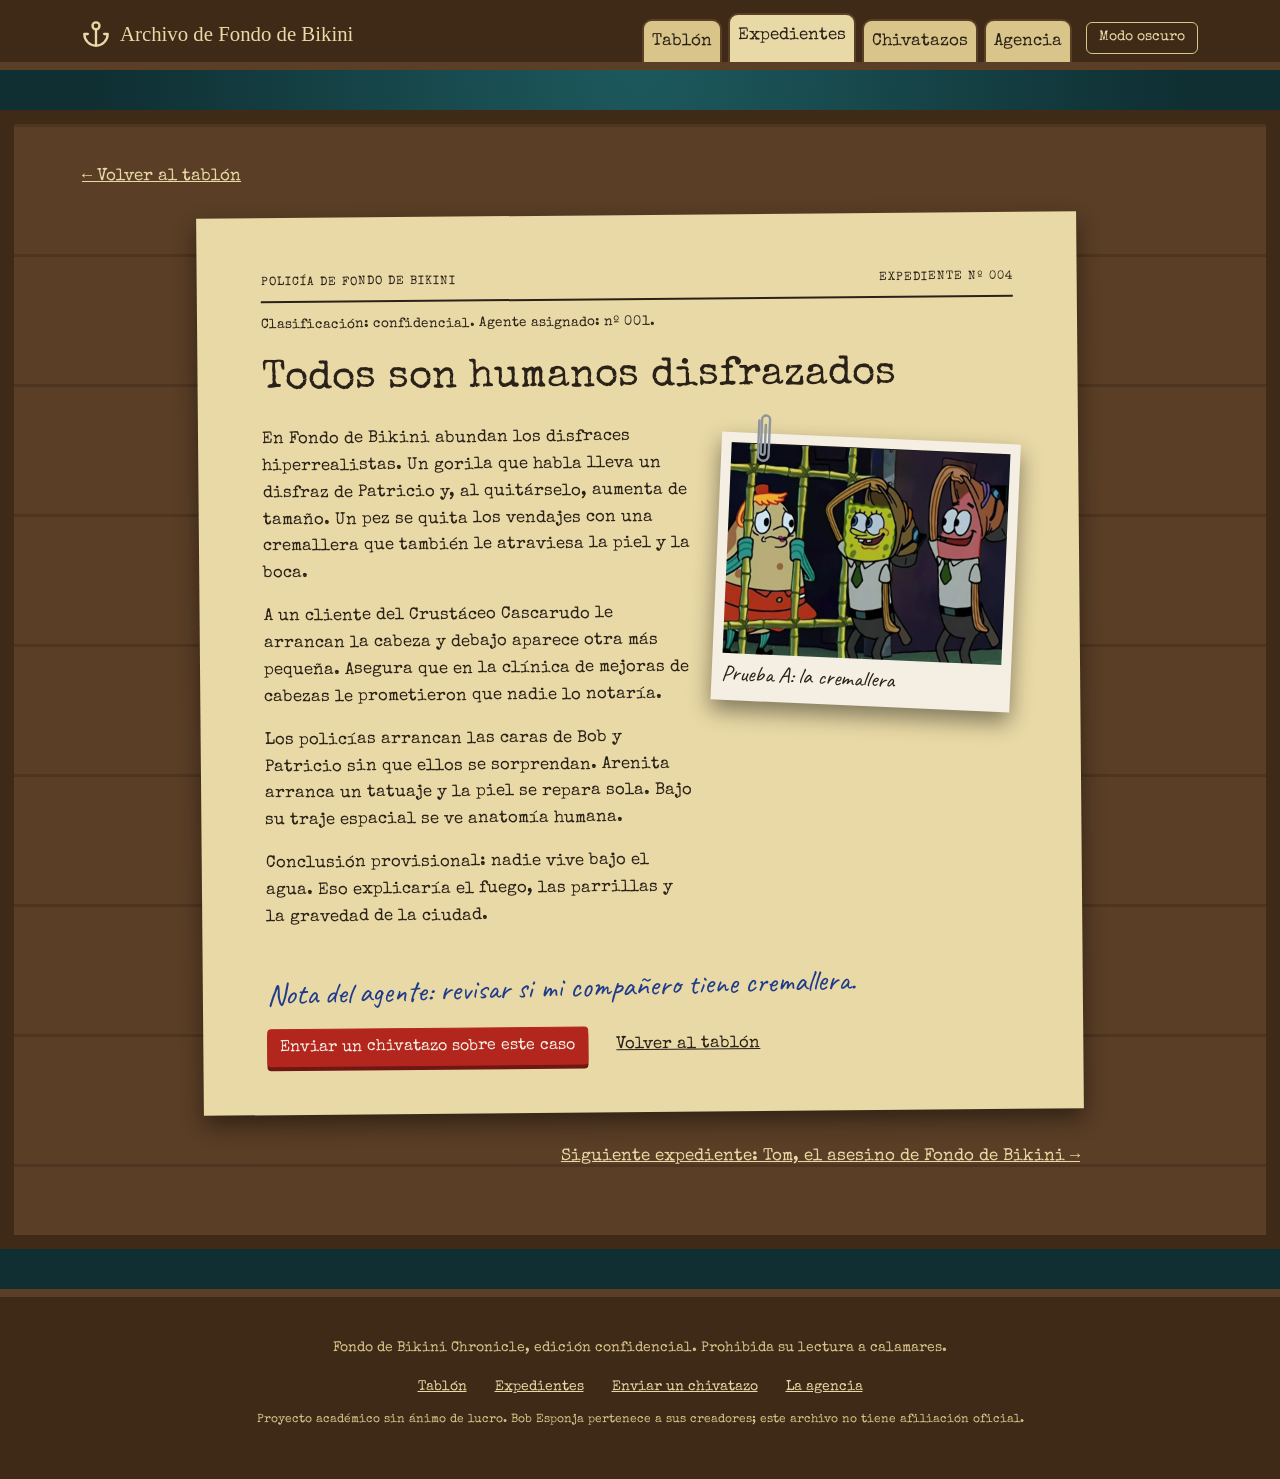
<file: expediente-piel.html>
<!DOCTYPE html>
<html lang="es">

<head>
  <meta charset="UTF-8">
  <meta name="viewport" content="width=device-width, initial-scale=1">
  <meta name="description" content="Expediente 004 del archivo de Fondo de Bikini: Todos son humanos disfrazados.">
  <title>Expediente 004: Todos son humanos disfrazados | Archivo de Fondo de Bikini</title>

  <link rel="stylesheet" href="https://cdn.jsdelivr.net/npm/bootstrap@5.3.3/dist/css/bootstrap.min.css">
  <link rel="stylesheet"
    href="https://fonts.googleapis.com/css2?family=Caveat:wght@700&family=Permanent+Marker&family=Special+Elite&display=swap">
  <link rel="stylesheet" href="css/styles.css">
  <style>
    body {
      background-color: #0f2f33;
      background-image: radial-gradient(ellipse at top, #1d5a5e 0%, #0f2f33 60%);
    }
  </style>

  <!--Modo oscuro desactivado al principio-->
  <link rel="stylesheet" href="css/dark.css" id="dark-theme" disabled>
</head>

<body>

  <!--navbar de Bootstrap-->
  <nav class="navbar navbar-expand-lg navbar-archivo sticky-top">
    <div class="container">
      <a class="navbar-brand logo" href="index.html">
        <img src="img/ancla.svg" alt="" width="28" height="28">
        Archivo de Fondo de Bikini
      </a>

      <button class="navbar-toggler" type="button" data-bs-toggle="collapse" data-bs-target="#menu">
        <span class="navbar-toggler-icon"></span>
      </button>

      <div class="collapse navbar-collapse" id="menu">
        <ul class="navbar-nav ms-auto align-items-lg-end">
          <li class="nav-item"><a class="nav-link pestana" href="index.html">Tablón</a></li>
          <li class="nav-item"><a class="nav-link pestana active" href="index.html#misterios">Expedientes</a></li>
          <li class="nav-item"><a class="nav-link pestana" href="chivatazos.html">Chivatazos</a></li>
          <li class="nav-item"><a class="nav-link pestana" href="agencia.html">Agencia</a></li>
          <li class="nav-item">
            <button class="btn btn-tema" type="button" id="btn-theme">Modo oscuro</button>
          </li>
        </ul>
      </div>
    </div>
  </nav>

  <main class="mesa">
    <div class="container">
      <a href="index.html#misterios" class="volver">← Volver al tablón</a>

      <article class="folio">
        <div class="folio-cabecera">
          <span>Policía de Fondo de Bikini</span>
          <span>Expediente nº 004</span>
        </div>
        <p class="folio-meta">Clasificación: confidencial. Agente asignado: nº 001.</p>
        <h1 class="titulo-folio">Todos son humanos disfrazados</h1>

        <!--Grid: texto y foto (en móvil, una debajo de otra)-->
        <div class="row g-4">
          <div class="col-md-7 texto-folio">
            <p>En Fondo de Bikini abundan los disfraces hiperrealistas. Un gorila que habla lleva un disfraz de Patricio
              y, al quitárselo, aumenta de tamaño. Un pez se quita los vendajes con una cremallera que también le
              atraviesa la piel y la boca.</p>
            <p>A un cliente del Crustáceo Cascarudo le arrancan la cabeza y debajo aparece otra más pequeña. Asegura que
              en la clínica de mejoras de cabezas le prometieron que nadie lo notaría.</p>
            <p>Los policías arrancan las caras de Bob y Patricio sin que ellos se sorprendan. Arenita arranca un tatuaje
              y la piel se repara sola. Bajo su traje espacial se ve anatomía humana.</p>
            <p>Conclusión provisional: nadie vive bajo el agua. Eso explicaría el fuego, las parrillas y la gravedad de
              la ciudad.</p>
          </div>
          <div class="col-md-5">
            <figure class="prueba">
              <span class="clip"></span>
              <img src="img/caso-piel.jpg" alt="Bob Esponja y Patricio quitándose una máscara">
              <figcaption>Prueba A: la cremallera</figcaption>
            </figure>
          </div>
        </div>

        <p class="nota-agente">Nota del agente: revisar si mi compañero tiene cremallera.</p>

        <div class="acciones">
          <a href="chivatazos.html" class="btn btn-sello">Enviar un chivatazo sobre este caso</a>
          <a href="index.html#misterios">Volver al tablón</a>
        </div>
      </article>

      <nav class="otros-expedientes">
        <a href="expediente-tom.html">Siguiente expediente: Tom, el asesino de Fondo de Bikini →</a>
      </nav>
    </div>
  </main>

  <!--PIE DE PÁGINA-->
  <footer class="footer-archivo">
    <div class="container">
      <p>Fondo de Bikini Chronicle, edición confidencial. Prohibida su lectura a calamares.</p>
      <ul class="enlaces-footer">
        <li><a href="index.html">Tablón</a></li>
        <li><a href="index.html#misterios">Expedientes</a></li>
        <li><a href="chivatazos.html">Enviar un chivatazo</a></li>
        <li><a href="agencia.html">La agencia</a></li>
      </ul>
      <p class="aviso-legal">Proyecto académico sin ánimo de lucro. Bob Esponja pertenece a sus creadores; este archivo
        no tiene afiliación oficial.</p>
    </div>
  </footer>

  <!--Scripts de Bootstrap en el menú del móvil y modo oscuro-->
  <script src="https://cdn.jsdelivr.net/npm/bootstrap@5.3.3/dist/js/bootstrap.bundle.min.js"></script>
  <script src="js/tema.js"></script>
</body>

</html>
</file>
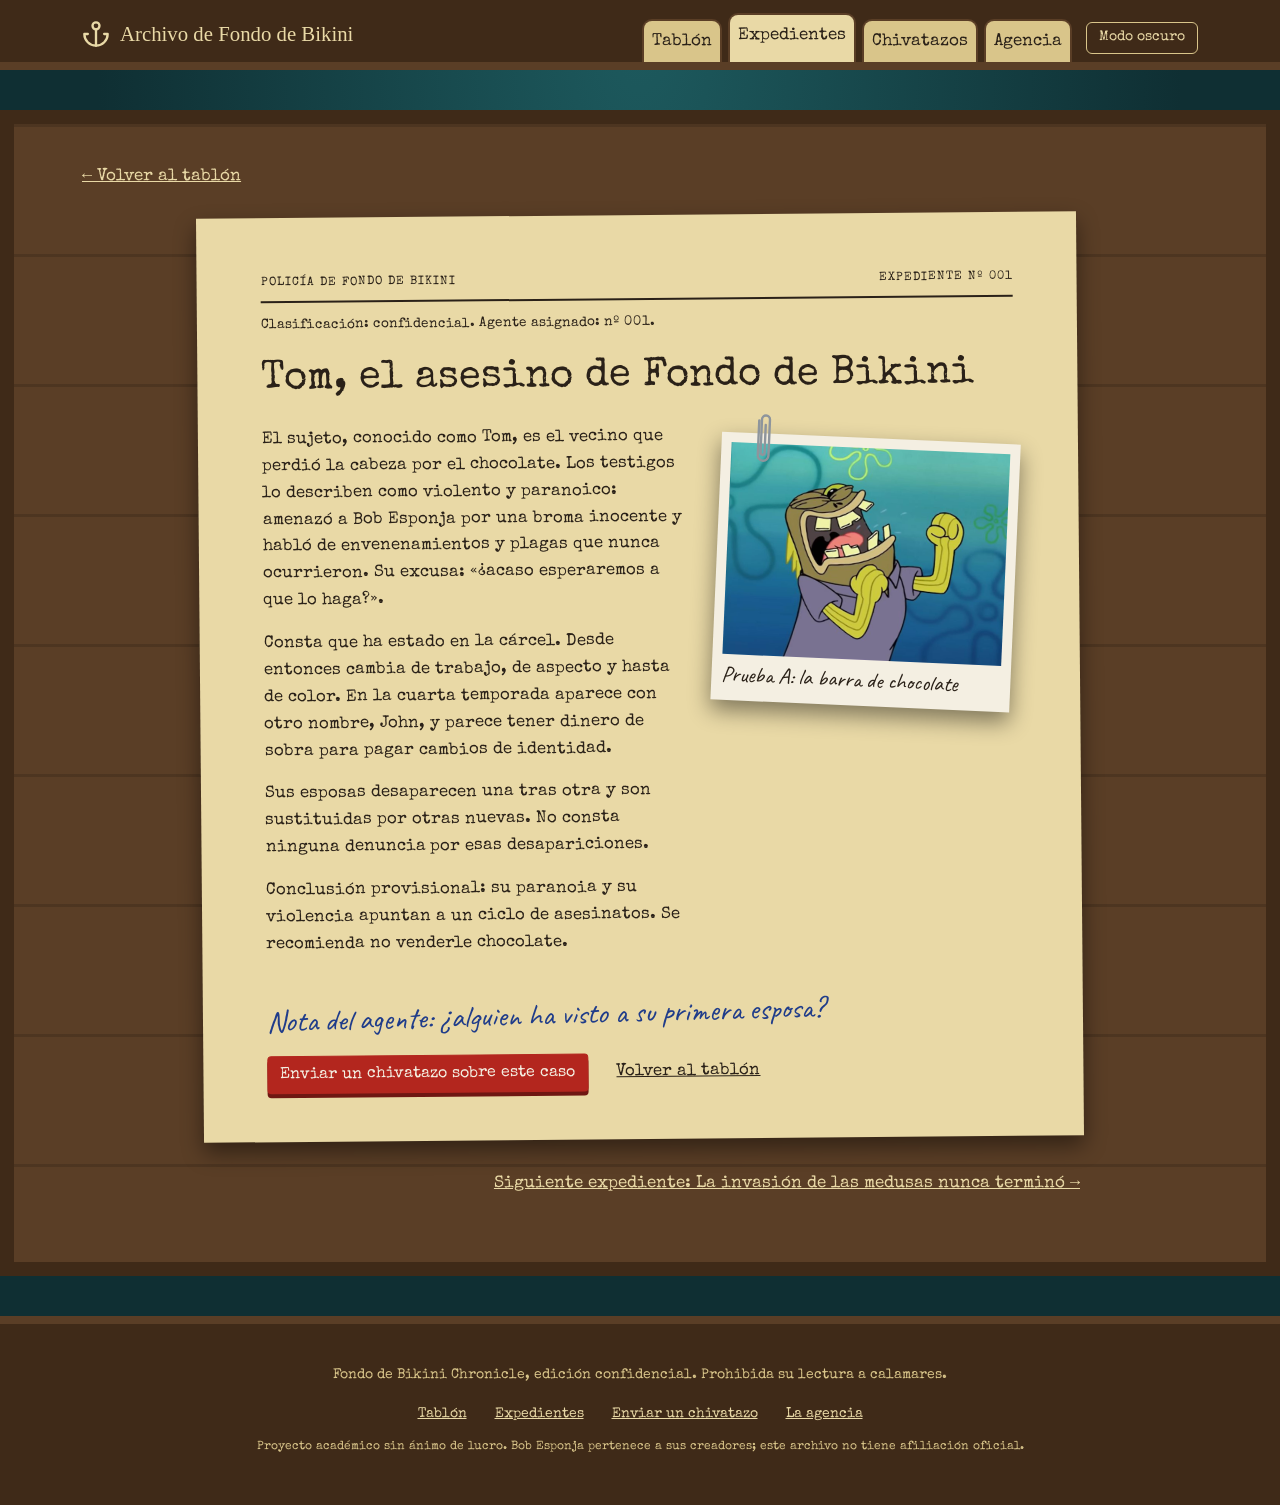
<file: expediente-tom.html>
<!DOCTYPE html>
<html lang="es">

<head>
  <meta charset="UTF-8">
  <meta name="viewport" content="width=device-width, initial-scale=1">
  <meta name="description" content="Expediente 001 del archivo de Fondo de Bikini: Tom, el asesino de Fondo de Bikini.">
  <title>Expediente 001: Tom, el asesino de Fondo de Bikini | Archivo de Fondo de Bikini</title>

  <link rel="stylesheet" href="https://cdn.jsdelivr.net/npm/bootstrap@5.3.3/dist/css/bootstrap.min.css">
  <link rel="stylesheet"
    href="https://fonts.googleapis.com/css2?family=Caveat:wght@700&family=Permanent+Marker&family=Special+Elite&display=swap">
  <link rel="stylesheet" href="css/styles.css">
  <style>
    body {
      background-color: #0f2f33;
      background-image: radial-gradient(ellipse at top, #1d5a5e 0%, #0f2f33 60%);
    }
  </style>

  <!--Modo oscuro desactivado al principio-->
  <link rel="stylesheet" href="css/dark.css" id="dark-theme" disabled>
</head>

<body>

  <!--navbar de Bootstrap-->
  <nav class="navbar navbar-expand-lg navbar-archivo sticky-top">
    <div class="container">
      <a class="navbar-brand logo" href="index.html">
        <img src="img/ancla.svg" alt="" width="28" height="28">
        Archivo de Fondo de Bikini
      </a>

      <button class="navbar-toggler" type="button" data-bs-toggle="collapse" data-bs-target="#menu">
        <span class="navbar-toggler-icon"></span>
      </button>

      <div class="collapse navbar-collapse" id="menu">
        <ul class="navbar-nav ms-auto align-items-lg-end">
          <li class="nav-item"><a class="nav-link pestana" href="index.html">Tablón</a></li>
          <li class="nav-item"><a class="nav-link pestana active" href="index.html#misterios">Expedientes</a></li>
          <li class="nav-item"><a class="nav-link pestana" href="chivatazos.html">Chivatazos</a></li>
          <li class="nav-item"><a class="nav-link pestana" href="agencia.html">Agencia</a></li>
          <li class="nav-item">
            <button class="btn btn-tema" type="button" id="btn-theme">Modo oscuro</button>
          </li>
        </ul>
      </div>
    </div>
  </nav>

  <main class="mesa">
    <div class="container">
      <a href="index.html#misterios" class="volver">← Volver al tablón</a>

      <article class="folio">
        <div class="folio-cabecera">
          <span>Policía de Fondo de Bikini</span>
          <span>Expediente nº 001</span>
        </div>
        <p class="folio-meta">Clasificación: confidencial. Agente asignado: nº 001.</p>
        <h1 class="titulo-folio">Tom, el asesino de Fondo de Bikini</h1>

        <!--Grid: texto y foto (en móvil, una debajo de otra)-->
        <div class="row g-4">
          <div class="col-md-7 texto-folio">
            <p>El sujeto, conocido como Tom, es el vecino que perdió la cabeza por el chocolate. Los testigos lo
              describen como violento y paranoico: amenazó a Bob Esponja por una broma inocente y habló de
              envenenamientos y plagas que nunca ocurrieron. Su excusa: «¿acaso esperaremos a que lo haga?».</p>
            <p>Consta que ha estado en la cárcel. Desde entonces cambia de trabajo, de aspecto y hasta de color. En la
              cuarta temporada aparece con otro nombre, John, y parece tener dinero de sobra para pagar cambios de
              identidad.</p>
            <p>Sus esposas desaparecen una tras otra y son sustituidas por otras nuevas. No consta ninguna denuncia por
              esas desapariciones.</p>
            <p>Conclusión provisional: su paranoia y su violencia apuntan a un ciclo de asesinatos. Se recomienda no
              venderle chocolate.</p>
          </div>
          <div class="col-md-5">
            <figure class="prueba">
              <span class="clip"></span>
              <img src="img/caso-tom.jpg" alt="Tom gritando con los puños en alto">
              <figcaption>Prueba A: la barra de chocolate</figcaption>
            </figure>
          </div>
        </div>

        <p class="nota-agente">Nota del agente: ¿alguien ha visto a su primera esposa?</p>

        <div class="acciones">
          <a href="chivatazos.html" class="btn btn-sello">Enviar un chivatazo sobre este caso</a>
          <a href="index.html#misterios">Volver al tablón</a>
        </div>
      </article>

      <nav class="otros-expedientes">
        <a href="expediente-medusas.html">Siguiente expediente: La invasión de las medusas nunca terminó →</a>
      </nav>
    </div>
  </main>

  <!--PIE DE PÁGINA-->
  <footer class="footer-archivo">
    <div class="container">
      <p>Fondo de Bikini Chronicle, edición confidencial. Prohibida su lectura a calamares.</p>
      <ul class="enlaces-footer">
        <li><a href="index.html">Tablón</a></li>
        <li><a href="index.html#misterios">Expedientes</a></li>
        <li><a href="chivatazos.html">Enviar un chivatazo</a></li>
        <li><a href="agencia.html">La agencia</a></li>
      </ul>
      <p class="aviso-legal">Proyecto académico sin ánimo de lucro. Bob Esponja pertenece a sus creadores; este archivo
        no tiene afiliación oficial.</p>
    </div>
  </footer>

  <!--Scripts de Bootstrap en el menú del móvil y modo oscuro-->
  <script src="https://cdn.jsdelivr.net/npm/bootstrap@5.3.3/dist/js/bootstrap.bundle.min.js"></script>
  <script src="js/tema.js"></script>
</body>

</html>
</file>
<file: css/styles.css>
@charset "UTF-8";
/* paleta de la guía de estilo) */
:root {
  --mar-profundo: #0f2f33;
  --madera: #5a3e26;
  --madera-oscura: #3f2a18;
  --corcho: #b98a55;
  --papel-folio: #e9d9a6;
  --papel-carpeta: #d9c58a;
  --papel-polaroid: #f4efe2;
  --papel-periodico: #e3dcc8;
  --tinta: #2a2118;
  --sello-rojo: #b3261e;
  --sello-rojo-oscuro: rgb(56.4927291491%, 11.9928698752%, 9.4680551646%);
  --oxido: #8e4220;
  --laton: #c9a13b;
  --alga: #3f7a45;
  --papel-hoja: #e9d9a6;
  --papel-libreta: #fbf6d8;
  --boli-azul: #1f3c8a;
  --linea-libreta: #6b8fc7;
  --fuente-maquina: Special Elite, Courier New, monospace;
  --fuente-rotulador: Permanent Marker, Comic Sans MS, cursive;
  --fuente-mano: Caveat, cursive;
  --sombra-papel: 0 10px 22px rgba(0, 0, 0, 0.45);
}

/* Hueco arriba al saltar a un campo o a un #enlace, para que la navbar fija no lo tape */
html {
  scroll-padding-top: 100px;
}

/* Este fondo lo sobrescribe el estilo interno (<style>) del index.html,
   porque va después en la cascada. */
body {
  background-color: #000000;
  color: var(--tinta);
  font-family: var(--fuente-maquina);
  font-size: 1.05rem;
  line-height: 1.6;
}

a {
  color: var(--sello-rojo);
}

/* Los títulos usan el color del texto de su contenedor */
h1,
h2,
h3 {
  color: inherit;
}

/* Foco visible para quien navega con teclado */
a:focus-visible,
.btn:focus-visible,
.card:focus-within {
  outline: 3px solid var(--laton);
  outline-offset: 3px;
}

/* Navbar: sobrescribe la navbar de Bootstrap */
.navbar-archivo {
  background-color: var(--madera-oscura);
  border-bottom: 8px solid var(--madera);
  padding-top: 12px;
  padding-bottom: 0;
}

.navbar-archivo .logo {
  display: flex;
  align-items: center;
  gap: 10px;
  padding-bottom: 12px;
  color: var(--papel-folio);
  font-family: var(--fuente-rotulador);
  font-size: 1.3rem;
}

.navbar-archivo .logo:hover {
  color: #ffffff;
}

/* El icono de la hamburguesa de Bootstrap es negro: lo aclaro con un filtro */
.navbar-archivo .navbar-toggler {
  margin-bottom: 12px;
  border-color: var(--papel-carpeta);
}

.navbar-archivo .navbar-toggler-icon {
  filter: invert(1);
}

/* Pestañas del archivador. Uso dos clases (.navbar-archivo .pestana)
   para tener más especificidad que la regla .nav-link de Bootstrap. */
.navbar-archivo .pestana {
  margin-left: 6px;
  padding: 8px 18px 6px;
  background-color: var(--papel-carpeta);
  color: var(--tinta);
  border: 2px solid var(--madera);
  border-bottom: 0;
  border-radius: 10px 10px 0 0;
}

.navbar-archivo .pestana:hover {
  color: var(--tinta);
}

/* Pestaña de la página actual: más clara y sobresale */
.navbar-archivo .pestana.active {
  padding-bottom: 12px;
  background-color: var(--papel-folio);
  color: var(--tinta);
}

/* Bootstrap usa variables en .btn, así que las cambio en mi clase */
.btn-sello {
  --bs-btn-bg: var(--sello-rojo);
  --bs-btn-color: var(--papel-polaroid);
  --bs-btn-border-color: var(--sello-rojo);
  --bs-btn-hover-bg: var(--sello-rojo-oscuro);
  --bs-btn-hover-color: var(--papel-polaroid);
  --bs-btn-hover-border-color: var(--sello-rojo-oscuro);
  --bs-btn-active-bg: var(--sello-rojo-oscuro);
  --bs-btn-active-color: var(--papel-polaroid);
  --bs-btn-active-border-color: var(--sello-rojo-oscuro);
  --bs-btn-disabled-bg: var(--sello-rojo);
  --bs-btn-disabled-border-color: var(--sello-rojo);
  font-family: var(--fuente-maquina);
  border-radius: 4px;
  box-shadow: 0 4px 0 #6f1712;
}

/* Al pulsar, el botón se hunde como un sello */
.btn-sello:active {
  transform: translateY(3px);
  box-shadow: 0 1px 0 #6f1712;
}

.btn-tema {
  margin: 0 0 8px 14px;
  padding: 4px 12px;
  background-color: transparent;
  color: var(--papel-folio);
  border: 1px solid var(--papel-carpeta);
  font-family: var(--fuente-maquina);
  font-size: 0.9rem;
}

.btn-tema:hover {
  background-color: var(--papel-carpeta);
  color: var(--tinta);
}

.tablon {
  background-color: var(--corcho);
  background-image: url("../img/corcho.jpg");
  padding: 64px 0;
}

#inicio {
  margin: 40px auto 0;
  max-width: 1280px;
  border: 14px solid var(--madera);
  border-bottom: 0;
}

.carpeta {
  position: relative;
  max-width: 820px;
  margin: 30px auto 0;
  padding: 48px 56px 56px;
  background-color: var(--papel-carpeta);
  box-shadow: 0 10px 22px rgba(0, 0, 0, 0.45);
  border-radius: 0 14px 6px 6px;
  transform: rotate(1deg);
}

/* Pestaña de la carpeta */
.carpeta-pestana {
  position: absolute;
  top: -28px;
  left: 0;
  padding: 4px 20px;
  background-color: var(--papel-carpeta);
  border-radius: 10px 10px 0 0;
  font-size: 0.75rem;
  letter-spacing: 1px;
  text-transform: uppercase;
}

/* Sello TOP SECRET. El estilo en línea del HTML cambia este giro. */
.sello {
  display: inline-block;
  margin-bottom: 20px;
  padding: 2px 16px;
  border: 5px solid var(--sello-rojo);
  color: var(--sello-rojo);
  font-family: var(--fuente-rotulador);
  font-size: 3rem;
  line-height: 1.1;
  text-transform: uppercase;
  transform: rotate(-3deg);
}

.titulo-carpeta {
  max-width: 600px;
  margin-bottom: 18px;
  font-family: var(--fuente-maquina);
  font-size: 2.8rem;
  line-height: 1.15;
}

.texto-carpeta {
  max-width: 560px;
  margin-bottom: 28px;
}

.tablon-misterios {
  margin: 0 auto 40px;
  max-width: 1280px;
  border: 14px solid var(--madera);
  border-top: 0;
  padding-top: 24px;
  padding-bottom: 88px;
}

.titulo-seccion {
  margin-bottom: 4px;
  text-align: center;
  font-family: var(--fuente-rotulador);
  font-size: 2.3rem;
}

.subtitulo-seccion {
  margin-bottom: 48px;
  text-align: center;
}

.rejilla-misterios {
  max-width: 900px;
  margin: 0 auto;
}

.card-polaroid,
.card-recorte {
  position: relative;
  height: 100%;
  padding: 14px 14px 18px;
  border: 0;
  border-radius: 0;
  box-shadow: var(--sombra-papel);
}

.card-polaroid {
  background-color: var(--papel-polaroid);
}

.card-recorte {
  background-color: var(--papel-periodico);
}

.girada-izq {
  transform: rotate(-2deg);
}

.girada-der {
  transform: rotate(2deg);
}

/* Bootstrap redondea la imagen de la card: aquí la dejo cuadrada como una foto */
.card-polaroid .card-img-top,
.card-recorte .card-img-top {
  border-radius: 0;
  aspect-ratio: 4/3;
  object-fit: cover;
}

.card-polaroid .card-body,
.card-recorte .card-body {
  padding: 12px 4px 0;
}

.titulo-polaroid {
  font-family: var(--fuente-mano);
  font-size: 1.7rem;
  line-height: 1.1;
}

.titulo-recorte {
  margin-bottom: 12px;
  font-family: var(--fuente-maquina);
  font-size: 1.5rem;
  line-height: 1.2;
}

.cabecera-periodico {
  margin-bottom: 10px;
  padding: 4px 0;
  border-top: 2px solid var(--tinta);
  border-bottom: 1px solid var(--tinta);
  text-align: center;
  font-size: 0.75rem;
  letter-spacing: 1px;
  text-transform: uppercase;
}

.card-text {
  font-size: 0.95rem;
}

.caso {
  margin-bottom: 0;
  color: var(--oxido);
  font-size: 0.8rem;
}

/* El título es un enlace con la clase stretched-link de Bootstrap:
   su zona clicable ocupa toda la tarjeta */
.enlace-expediente {
  color: inherit;
  text-decoration: none;
}

.enlace-expediente:hover {
  color: inherit;
  text-decoration: underline;
}

/* Chincheta roja hecha solo con CSS */
.chincheta {
  position: absolute;
  top: -10px;
  left: 50%;
  width: 22px;
  height: 22px;
  margin-left: -11px;
  border-radius: 50%;
  background-color: var(--sello-rojo);
  box-shadow: 2px 4px 4px rgba(0, 0, 0, 0.5);
}

.mesa {
  max-width: 1280px;
  margin: 40px auto;
  padding: 40px 0 64px;
  background-color: var(--madera);
  background-image: repeating-linear-gradient(rgba(0, 0, 0, 0.15), rgba(0, 0, 0, 0.15) 3px, transparent 3px, transparent 130px);
  border: 14px solid var(--madera-oscura);
}

.volver {
  display: inline-block;
  margin-bottom: 24px;
  color: var(--papel-folio);
}

.volver:hover {
  color: #ffffff;
}

/* Folio del expediente */
.folio {
  max-width: 880px;
  margin: 0 auto;
  padding: 56px 64px 48px;
  background-color: var(--papel-hoja);
  box-shadow: 0 10px 22px rgba(0, 0, 0, 0.45);
  transform: rotate(-0.5deg);
}

.folio-cabecera {
  display: flex;
  justify-content: space-between;
  gap: 16px;
  padding-bottom: 8px;
  border-bottom: 2px solid var(--tinta);
  font-size: 0.75rem;
  letter-spacing: 1px;
  text-transform: uppercase;
}

.folio-meta {
  margin: 12px 0 20px;
  font-size: 0.85rem;
}

.titulo-folio {
  margin-bottom: 24px;
  font-size: 2.5rem;
  line-height: 1.15;
}

.texto-folio p {
  margin-bottom: 16px;
}

/* Foto de la prueba sujeta con un clip */
.prueba {
  position: relative;
  margin: 16px 0 0;
  padding: 10px 10px 14px;
  background-color: var(--papel-polaroid);
  box-shadow: var(--sombra-papel);
  transform: rotate(3deg);
}

.prueba img {
  display: block;
  width: 100%;
  height: auto;
}

.prueba figcaption {
  margin-top: 8px;
  font-family: var(--fuente-mano);
  font-size: 1.4rem;
  line-height: 1.1;
}

.clip {
  position: absolute;
  top: -24px;
  left: 30px;
  width: 24px;
  height: 60px;
  background-image: url("../img/clip.svg");
  background-repeat: no-repeat;
}

.nota-agente {
  margin: 24px 0;
  color: var(--boli-azul);
  font-family: var(--fuente-mano);
  font-size: 1.9rem;
  line-height: 1.1;
  transform: rotate(-1deg);
}

.acciones {
  display: flex;
  flex-wrap: wrap;
  align-items: center;
  gap: 16px 28px;
}

.acciones a:not(.btn) {
  color: var(--tinta);
}

.otros-expedientes {
  max-width: 880px;
  margin: 32px auto 0;
  text-align: right;
}

.otros-expedientes a {
  color: var(--papel-folio);
}

/* Libreta del detective (formulario de chivatazos) */
.titulo-pagina {
  color: var(--papel-folio);
  text-align: center;
  font-family: var(--fuente-rotulador);
  font-size: 2.5rem;
}

.subtitulo-pagina {
  margin-bottom: 40px;
  color: var(--papel-folio);
  text-align: center;
}

.libreta {
  max-width: 680px;
  margin: 0 auto;
  box-shadow: var(--sombra-papel);
  transform: rotate(-0.6deg);
}

/* Espiral: un círculo repetido con un degradado */
.libreta-espiral {
  height: 40px;
  background-color: #2a2118;
  background-image: radial-gradient(circle, transparent 5px, #d9c58a 6px, #d9c58a 8px, transparent 9px);
  background-size: 36px 40px;
  border-radius: 6px 6px 0 0;
}

/* Hoja con el margen rojo a la izquierda */
.libreta-hoja {
  padding: 32px 40px 40px 76px;
  background-color: var(--papel-libreta);
  background-image: linear-gradient(90deg, transparent 52px, rgba(179, 38, 30, 0.5) 52px, rgba(179, 38, 30, 0.5) 54px, transparent 54px);
}

.titulo-libreta {
  font-size: 1.8rem;
}

.ayuda-libreta {
  margin-bottom: 24px;
  font-size: 0.9rem;
}

/* Clase propia que cambia los campos de Bootstrap (.form-control y .form-select)
   por renglones de la libreta. Mi hoja se carga después, así que gana. */
.campo-libreta {
  padding: 2px 8px;
  border: 0;
  border-bottom: 2px solid var(--linea-libreta);
  border-radius: 0;
  background-color: transparent;
  color: var(--boli-azul);
  font-family: var(--fuente-mano);
  font-size: 1.5rem;
}

.campo-libreta:focus {
  border-color: var(--boli-azul);
  background-color: transparent;
  color: var(--boli-azul);
  box-shadow: none;
}

.campo-libreta::placeholder {
  color: #56698f;
}

/* El área de texto lleva varios renglones dibujados con un degradado */
textarea.campo-libreta {
  border-bottom: 0;
  line-height: 40px;
  background-image: repeating-linear-gradient(transparent, transparent 38px, var(--linea-libreta) 38px, var(--linea-libreta) 40px);
}

.libreta .form-check-input {
  border-color: var(--boli-azul);
}

.libreta .form-check-input:checked {
  background-color: var(--boli-azul);
}

/* Página de la agencia: fichas de los agentes con su placa */
.contenido-agencia {
  padding-top: 48px;
}

.tablon-agencia {
  max-width: 1280px;
  margin: 8px auto 40px;
  border: 14px solid var(--madera);
}

.rejilla-agentes {
  max-width: 720px;
  margin: 0 auto;
}

/* Clase propia que cambia la .card de Bootstrap */
.ficha-agente {
  position: relative;
  height: 100%;
  padding: 16px 16px 20px;
  border: 0;
  border-radius: 0;
  background-color: var(--papel-hoja);
  box-shadow: 0 10px 22px rgba(0, 0, 0, 0.45);
  color: var(--tinta);
}

.ficha-agente .card-img-top {
  border-radius: 0;
  aspect-ratio: 8/7;
  object-fit: cover;
}

.ficha-agente .card-body {
  padding: 14px 4px 0;
}

/* Placa de latón: la estrella es una imagen de fondo y el número va encima */
.placa {
  position: absolute;
  top: -24px;
  right: -20px;
  z-index: 1;
  display: flex;
  align-items: center;
  justify-content: center;
  width: 84px;
  height: 90px;
  background-image: url("../img/placa.svg");
  background-repeat: no-repeat;
  background-size: contain;
  color: #2a2118;
  font-size: 0.75rem;
  transform: rotate(-10deg);
}

.nombre-agente {
  margin-bottom: 8px;
  font-size: 1.6rem;
}

.rol-agente {
  font-size: 0.9rem;
}

.cita {
  margin-bottom: 0;
  color: var(--boli-azul);
  font-family: var(--fuente-mano);
  font-size: 1.5rem;
}

.nota-mision {
  position: relative;
  max-width: 640px;
  margin: 72px auto 0;
  padding: 36px 44px;
  background-color: var(--papel-hoja);
  box-shadow: 0 10px 22px rgba(0, 0, 0, 0.45);
  color: var(--tinta);
  transform: rotate(-1deg);
}

.etiqueta-mision {
  margin-bottom: 10px;
  color: var(--oxido);
  font-size: 0.75rem;
  letter-spacing: 1px;
  text-transform: uppercase;
}

.firma-mision {
  margin-bottom: 0;
  color: var(--boli-azul);
  font-family: var(--fuente-mano);
  font-size: 1.8rem;
}

/* Footer */
.footer-archivo {
  padding: 40px 0 48px;
  background-color: var(--madera-oscura);
  border-top: 8px solid var(--madera);
  color: var(--papel-carpeta);
  text-align: center;
  font-size: 0.9rem;
}

.enlaces-footer {
  display: flex;
  flex-wrap: wrap;
  justify-content: center;
  gap: 8px 28px;
  margin: 12px 0;
  padding: 0;
  list-style: none;
}

.enlaces-footer a {
  color: var(--papel-folio);
}

.enlaces-footer a:hover {
  color: #ffffff;
}

.aviso-legal {
  margin-bottom: 0;
  font-size: 0.75rem;
}

/* Menú desplegado en móvil y tablet */
@media (max-width: 991.98px) {
  .navbar-archivo .pestana {
    margin: 0 0 6px;
    border-bottom: 2px solid var(--madera);
    border-radius: 6px;
  }
  .navbar-archivo .pestana.active {
    padding-bottom: 6px;
  }
  .btn-tema {
    margin: 4px 0 14px;
  }
}
/* Móvil */
@media (max-width: 575.98px) {
  #inicio,
  .tablon-misterios {
    border-width: 8px;
    margin-left: 8px;
    margin-right: 8px;
  }
  #inicio {
    margin-top: 16px;
    padding: 40px 0;
  }
  .tablon-misterios {
    margin-bottom: 16px;
  }
  .carpeta {
    padding: 32px 22px 36px;
    transform: none;
  }
  .sello {
    font-size: 2rem;
  }
  .titulo-carpeta {
    font-size: 1.9rem;
  }
  .titulo-seccion {
    font-size: 1.8rem;
  }
  .mesa {
    margin: 16px 8px;
    border-width: 8px;
  }
  .folio {
    padding: 32px 20px;
    transform: none;
  }
  .folio-cabecera {
    flex-direction: column;
    gap: 2px;
  }
  .titulo-folio,
  .titulo-pagina {
    font-size: 1.9rem;
  }
  .libreta {
    transform: none;
  }
  .tablon-agencia {
    margin: 8px 8px 16px;
    border-width: 8px;
  }
  .placa {
    right: -8px;
  }
  .nota-mision {
    padding: 28px 20px;
  }
  .libreta-hoja {
    padding: 24px 18px 32px 48px;
    background-image: linear-gradient(90deg, transparent 32px, rgba(179, 38, 30, 0.5) 32px, rgba(179, 38, 30, 0.5) 34px, transparent 34px);
  }
}
</file>
<file: css/dark.css>
@charset "UTF-8";
/* Cambio la paleta */
:root {
  --corcho: #3b2d1f;
  --papel-folio: #e9d9a6;
  --papel-carpeta: #2e2a24;
  --papel-polaroid: #26231f;
  --papel-periodico: #2b2824;
  --tinta: #ece3c8;
  --oxido: #e09a6b;
  --madera: #24170c;
  --madera-oscura: #140d06;
  --papel-hoja: #2e2a24;
  --papel-libreta: #24221e;
  --boli-azul: #a9c1ff;
  --linea-libreta: #4a6290;
}

/* Fondo y color de fuente de toda la página */
body {
  background-color: #050c0e;
  background-image: none;
  color: var(--tinta);
}

/* El corcho se oscurece con una capa negra encima de la textura */
.tablon {
  background-image: linear-gradient(rgba(0, 0, 0, 0.6), rgba(0, 0, 0, 0.6)), url("../img/corcho.jpg");
}

/* Los textos que en el modo claro eran oscuros */
.titulo-seccion,
.subtitulo-seccion,
.carpeta,
.card-polaroid,
.card-recorte {
  color: var(--tinta);
}

.cabecera-periodico {
  border-color: var(--tinta);
}

.carpeta,
.carpeta-pestana {
  background-color: rgb(42.5490196078%, 38.6274509804%, 27.0588235294%);
}

.card-polaroid {
  background-color: rgb(38.2745098039%, 37.4901960784%, 35.4509803922%);
}

.card-recorte {
  background-color: rgb(35.6078431373%, 34.5098039216%, 31.3725490196%);
}

/* El número de caso, un poco más claro para que se lea sobre el papel oscuro */
.caso {
  color: #f2b98f;
}

/* El sello rojo se aclara un poco para que se lea sobre el papel oscuro */
.sello {
  border-color: #e0574e;
  color: #e0574e;
}

/* Las pestañas */
.navbar-archivo .pestana {
  color: var(--tinta);
}

.navbar-archivo .pestana.active {
  background-color: var(--papel-folio);
  color: #2a2118;
}

.footer-archivo {
  color: #bfb08a;
}

.navbar-archivo .pestana.active:hover {
  color: #2a2118;
}

/* El texto del botón rojo */
.btn-sello {
  --bs-btn-color: #f4efe2;
  --bs-btn-hover-color: #f4efe2;
  --bs-btn-active-color: #f4efe2;
}

/* Expedientes y libreta */
.acciones a:not(.btn) {
  color: var(--tinta);
}

.campo-libreta::placeholder {
  color: #8f9cbb;
}
</file>
